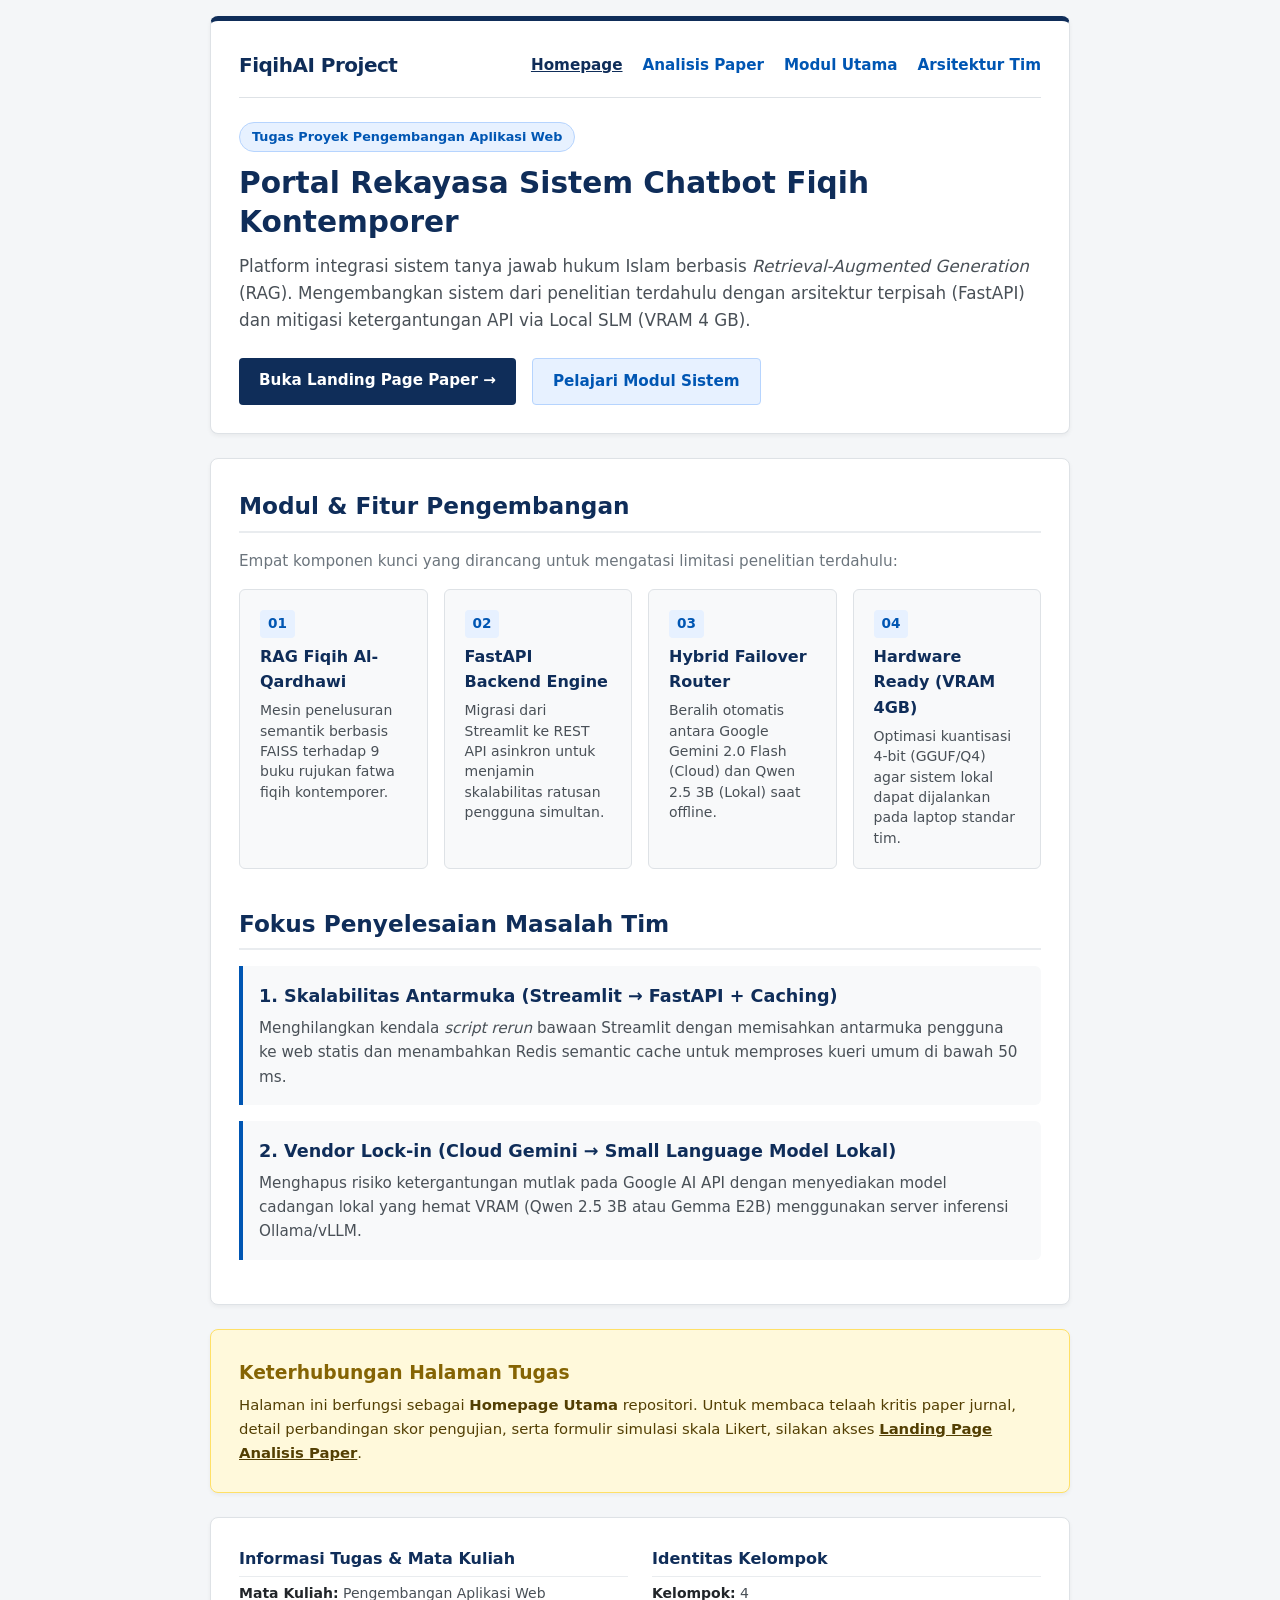
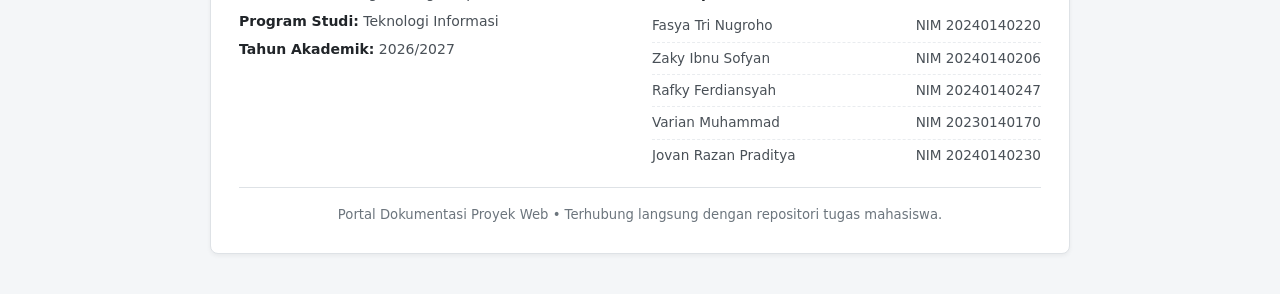
<file: index.html>
<!DOCTYPE html>
<html lang="id">
<head>
  <meta charset="UTF-8">
  <meta name="viewport" content="width=device-width, initial-scale=1.0">
  <title>Portal Proyek: Chatbot Fiqih Kontemporer AI</title>
  <!-- 1. Hubungkan CSS Eksternal -->
  <link rel="stylesheet" href="css/style.css">
</head>
<body>

  <!-- 3. HEADER & HERO SECTION TERSATU -->
  <header class="hero-card">
    <!-- Bar Navigasi Portal -->
    <div class="nav-container">
      <div class="brand-logo">FiqihAI Project</div>
      <nav aria-label="Navigasi Utama">
        <ul>
          <li><a href="index.html" class="active">Homepage</a></li>
          <li><a href="landing-page.html">Analisis Paper</a></li>
          <li><a href="#fitur-proyek">Modul Utama</a></li>
          <li><a href="#solusi-arsitektur">Arsitektur Tim</a></li>
        </ul>
      </nav>
    </div>

    <hr class="nav-divider">

    <!-- Konten Hero Utama -->
    <div class="hero-content">
      <span class="hero-badge">Tugas Proyek Pengembangan Aplikasi Web</span>
      <h1>Portal Rekayasa Sistem Chatbot Fiqih Kontemporer</h1>
      <p class="hero-desc">
        Platform integrasi sistem tanya jawab hukum Islam berbasis <em>Retrieval-Augmented Generation</em> (RAG). Mengembangkan sistem dari penelitian terdahulu dengan arsitektur terpisah (FastAPI) dan mitigasi ketergantungan API via Local SLM (VRAM 4 GB).
      </p>
      
      <!-- Tombol Aksi / Call to Action -->
      <div class="hero-actions">
        <a href="paper.html" class="btn btn-primary">Buka Landing Page Paper &rarr;</a>
        <a href="#fitur-proyek" class="btn btn-secondary">Pelajari Modul Sistem</a>
      </div>
    </div>
  </header>

  <!-- KONTEN UTAMA HOMEPAGE -->
  <main>

    <!-- 4. GRID FITUR & MODUL PENGEMBANGAN -->
    <section id="fitur-proyek">
      <h2>Modul & Fitur Pengembangan</h2>
      <p class="section-subtext">Empat komponen kunci yang dirancang untuk mengatasi limitasi penelitian terdahulu:</p>

      <div class="grid-fitur">
        <div class="card-fitur">
          <div class="fitur-icon">01</div>
          <h3>RAG Fiqih Al-Qardhawi</h3>
          <p>Mesin penelusuran semantik berbasis FAISS terhadap 9 buku rujukan fatwa fiqih kontemporer.</p>
        </div>

        <div class="card-fitur">
          <div class="fitur-icon">02</div>
          <h3>FastAPI Backend Engine</h3>
          <p>Migrasi dari Streamlit ke REST API asinkron untuk menjamin skalabilitas ratusan pengguna simultan.</p>
        </div>

        <div class="card-fitur">
          <div class="fitur-icon">03</div>
          <h3>Hybrid Failover Router</h3>
          <p>Beralih otomatis antara Google Gemini 2.0 Flash (Cloud) dan Qwen 2.5 3B (Lokal) saat offline.</p>
        </div>

        <div class="card-fitur">
          <div class="fitur-icon">04</div>
          <h3>Hardware Ready (VRAM 4GB)</h3>
          <p>Optimasi kuantisasi 4-bit (GGUF/Q4) agar sistem lokal dapat dijalankan pada laptop standar tim.</p>
        </div>
      </div>
    </section>

    <!-- RINGKASAN ARSITEKTUR KELOMPOK -->
    <section id="solusi-arsitektur">
      <h2>Fokus Penyelesaian Masalah Tim</h2>
      <article>
        <h3>1. Skalabilitas Antarmuka (Streamlit &rarr; FastAPI + Caching)</h3>
        <p>
          Menghilangkan kendala <em>script rerun</em> bawaan Streamlit dengan memisahkan antarmuka pengguna ke web statis dan menambahkan Redis semantic cache untuk memproses kueri umum di bawah 50 ms.
        </p>
      </article>

      <article>
        <h3>2. Vendor Lock-in (Cloud Gemini &rarr; Small Language Model Lokal)</h3>
        <p>
          Menghapus risiko ketergantungan mutlak pada Google AI API dengan menyediakan model cadangan lokal yang hemat VRAM (Qwen 2.5 3B atau Gemma E2B) menggunakan server inferensi Ollama/vLLM.
        </p>
      </article>
    </section>

  </main>

  <!-- ASIDE / HIGHLIGHT INFORMASI -->
  <aside>
    <h3>Keterhubungan Halaman Tugas</h3>
    <p>
      Halaman ini berfungsi sebagai <strong>Homepage Utama</strong> repositori. Untuk membaca telaah kritis paper jurnal, detail perbandingan skor pengujian, serta formulir simulasi skala Likert, silakan akses <a href="paper.html">Landing Page Analisis Paper</a>.
    </p>
  </aside>

  <!-- FOOTER: IDENTITAS KELOMPOK & MATA KULIAH -->
  <footer>
    <div class="footer-identitas">
      <!-- Kolom 1: Informasi Akademik -->
      <div class="identitas-akademik">
        <h4>Informasi Tugas & Mata Kuliah</h4>
        <p><strong>Mata Kuliah:</strong> Pengembangan Aplikasi Web</p>
        <p><strong>Program Studi:</strong> Teknologi Informasi</p>
        <p><strong>Tahun Akademik:</strong> 2026/2027</p>
      </div>

      <!-- Kolom 2: Identitas Anggota Kelompok -->
      <div class="identitas-tim">
        <h4>Identitas Kelompok</h4>
        <p><strong>Kelompok:</strong> 4</p>
        <ul class="list-anggota">
          <li><span>Fasya Tri Nugroho</span> <span>NIM 20240140220</span></li>
          <li><span>Zaky Ibnu Sofyan</span> <span>NIM 20240140206</span></li>
          <li><span>Rafky Ferdiansyah</span> <span>NIM 20240140247</span></li>
          <li><span>Varian Muhammad</span> <span>NIM 20230140170</span></li>
          <li><span>Jovan Razan Praditya</span> <span>NIM 20240140230</span></li>
        </ul>
      </div>
    </div>

    <!-- Kolom 3: Catatan Penutup -->
    <div class="footer-sitasi">
      <p>
        Portal Dokumentasi Proyek Web • Terhubung langsung dengan repositori tugas mahasiswa.
      </p>
    </div>
  </footer>

</body>
</html>
</file>
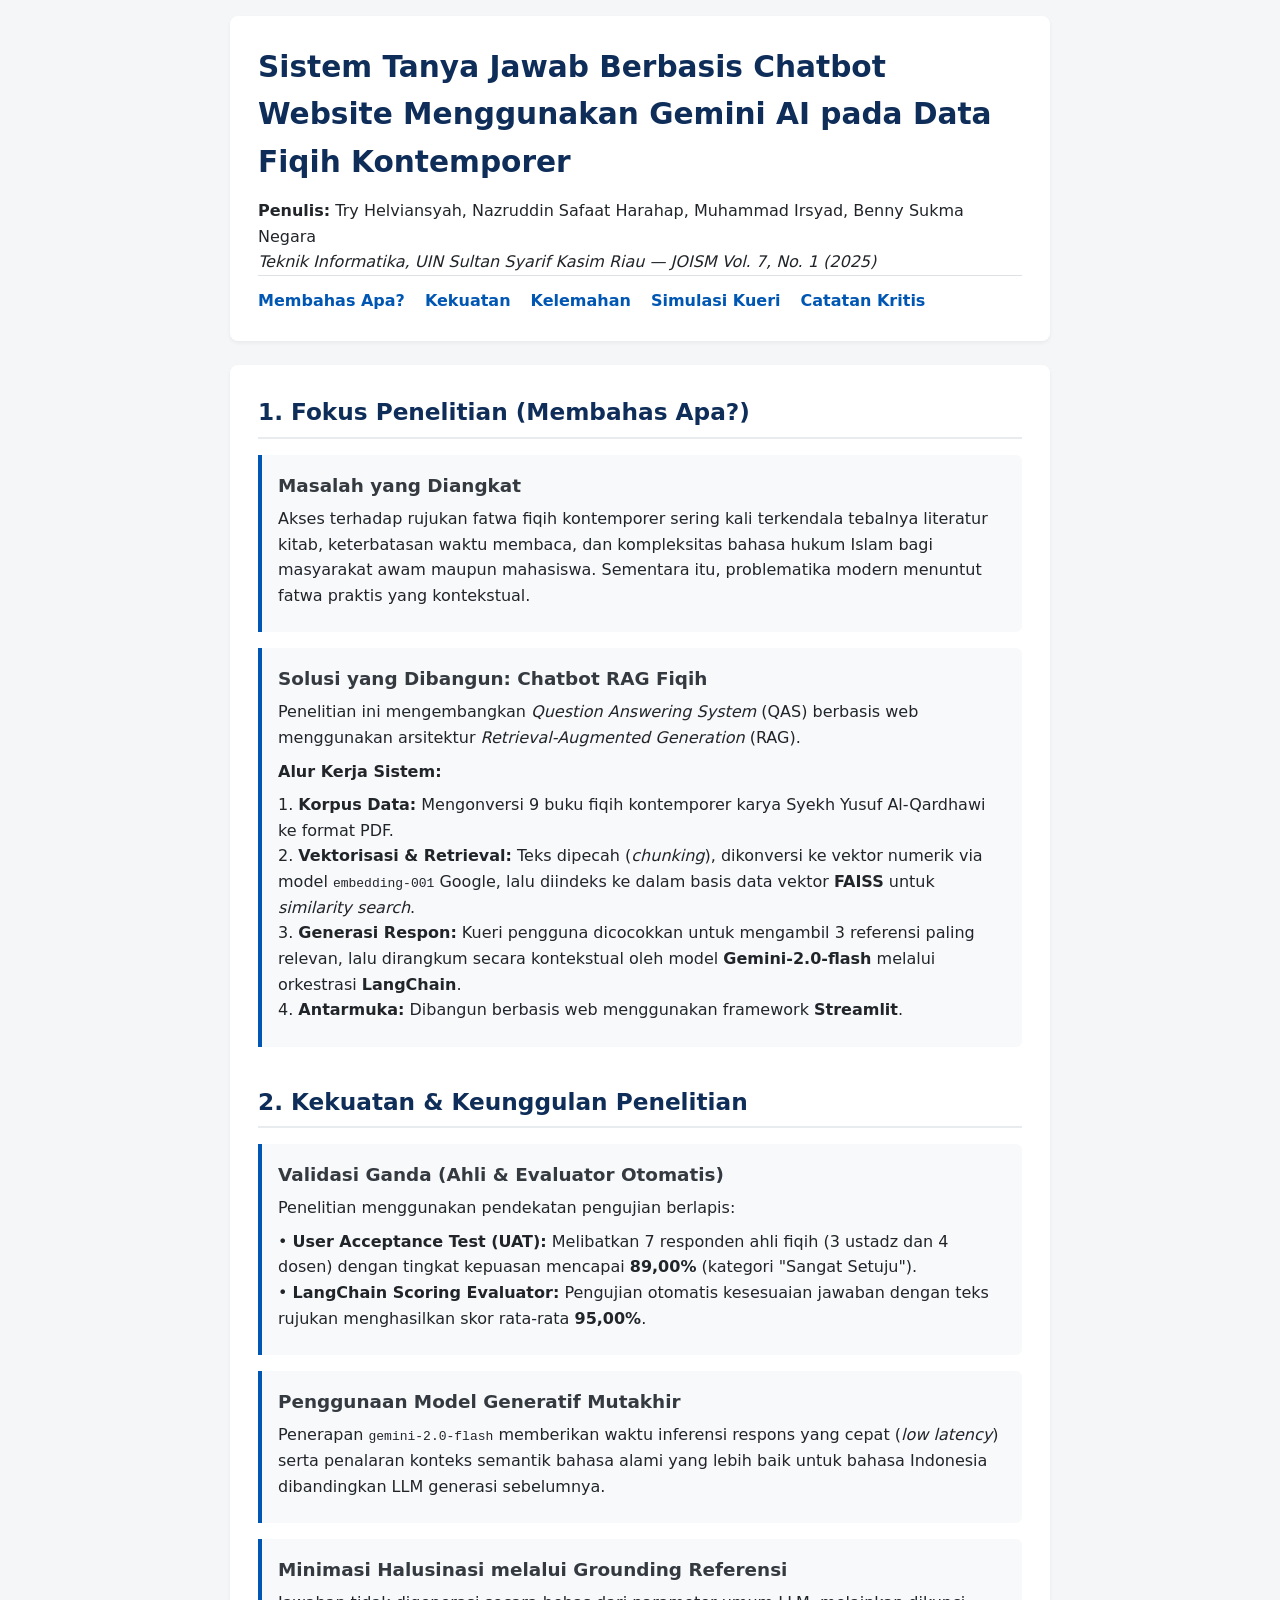
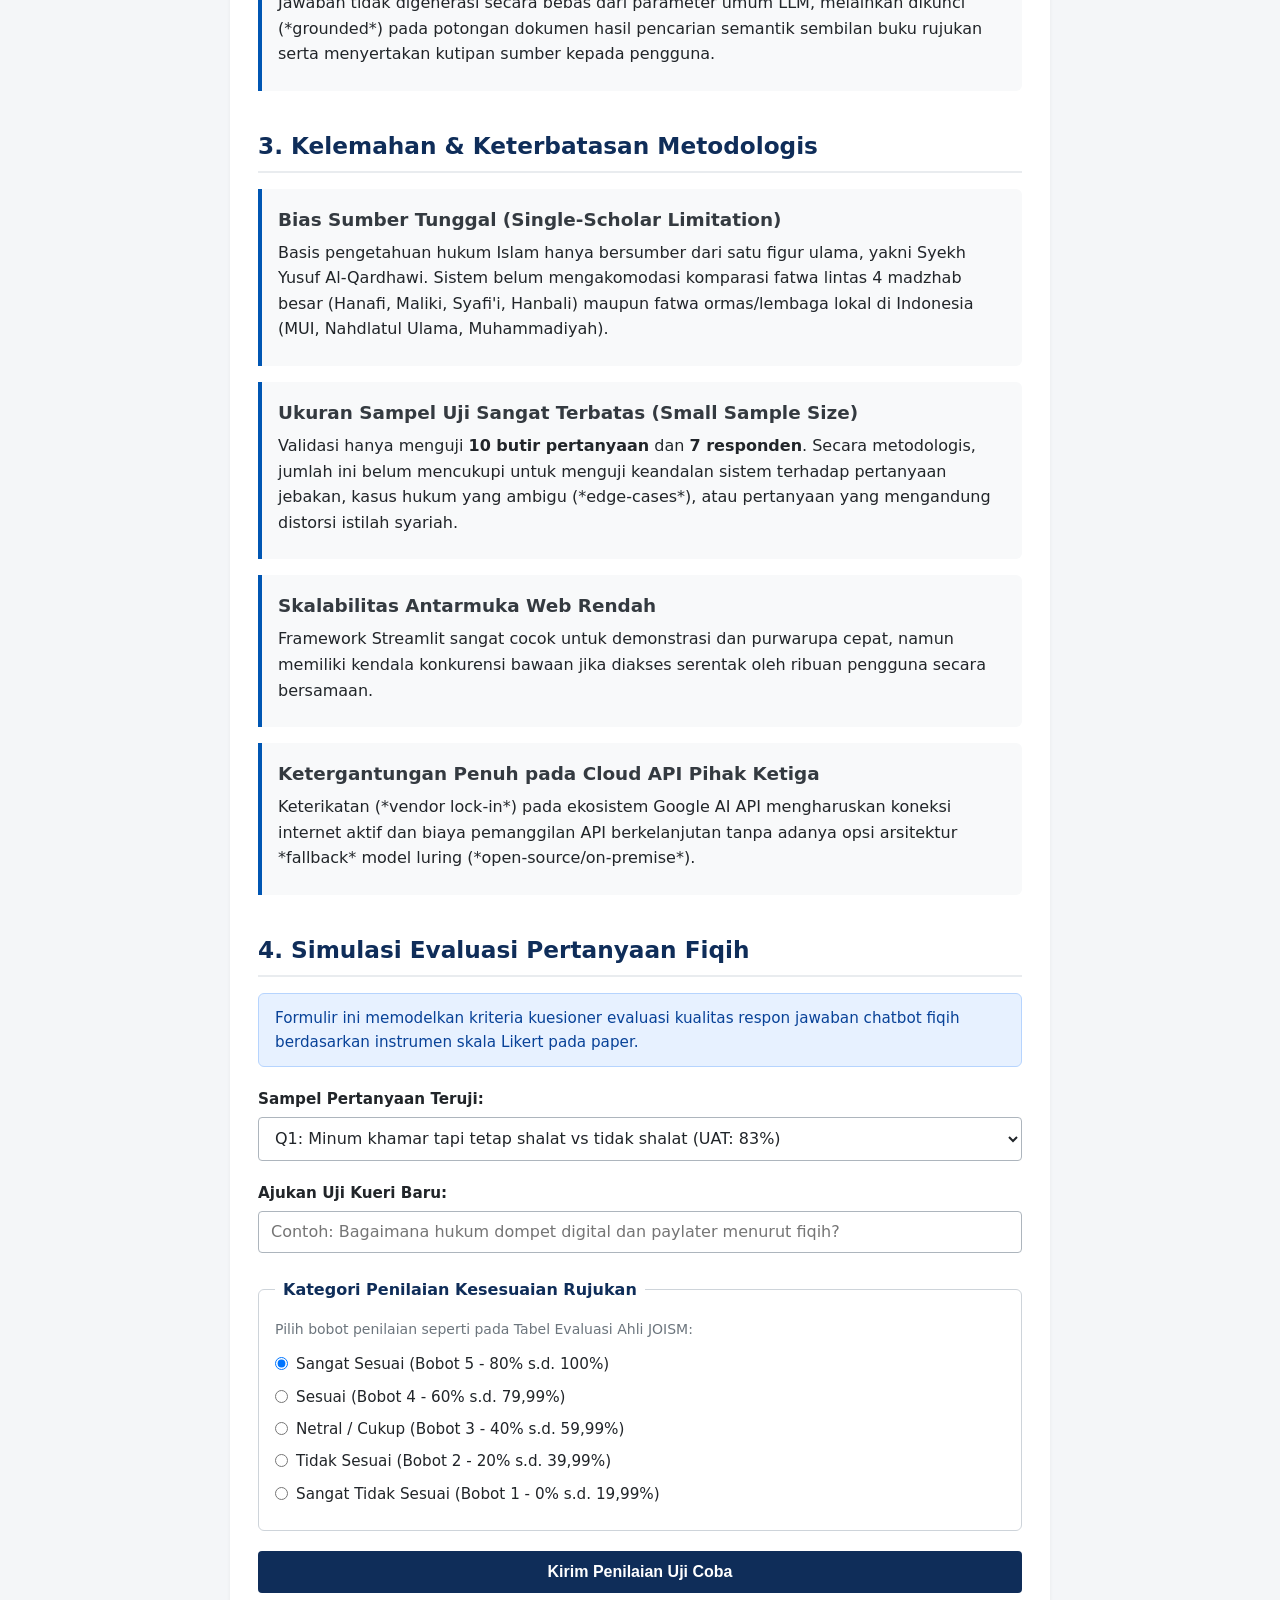
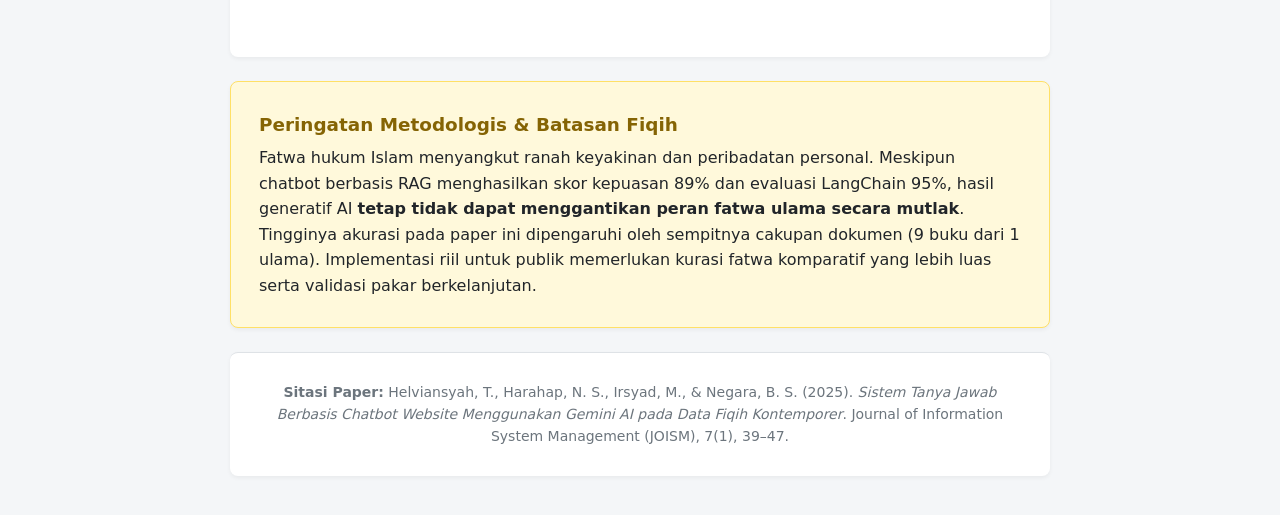
<file: Praktikum/index.html>
<!DOCTYPE html>
<html lang="id">
<head>
  <meta charset="UTF-8">
  <meta name="viewport" content="width=device-width, initial-scale=1.0">
  <title>Analisis Paper: Chatbot Fiqih Kontemporer Gemini AI</title>
  <link rel="stylesheet" href="style.css">
</head>
<body>

  <!-- HEADER & NAVIGASI -->
  <header>
    <h1>Sistem Tanya Jawab Berbasis Chatbot Website Menggunakan Gemini AI pada Data Fiqih Kontemporer</h1>
    <p>
      <strong>Penulis:</strong> Try Helviansyah, Nazruddin Safaat Harahap, Muhammad Irsyad, Benny Sukma Negara<br>
      <em>Teknik Informatika, UIN Sultan Syarif Kasim Riau — JOISM Vol. 7, No. 1 (2025)</em>
    </p>
    <nav aria-label="Navigasi Utama">
      <ul>
        <li><a href="#ikhtisar">Membahas Apa?</a></li>
        <li><a href="#kekuatan">Kekuatan</a></li>
        <li><a href="#kelemahan">Kelemahan</a></li>
        <li><a href="#simulasi">Simulasi Kueri</a></li>
        <li><a href="#catatan">Catatan Kritis</a></li>
      </ul>
    </nav>
  </header>

  <!-- KONTEN UTAMA -->
  <main>

    <!-- SEKSI 1: NGEBAHAS APA -->
    <section id="ikhtisar">
      <h2>1. Fokus Penelitian (Membahas Apa?)</h2>

      <article>
        <h3>Masalah yang Diangkat</h3>
        <p>
          Akses terhadap rujukan fatwa fiqih kontemporer sering kali terkendala tebalnya literatur kitab, keterbatasan waktu membaca, dan kompleksitas bahasa hukum Islam bagi masyarakat awam maupun mahasiswa. Sementara itu, problematika modern menuntut fatwa praktis yang kontekstual.
        </p>
      </article>

      <article>
        <h3>Solusi yang Dibangun: Chatbot RAG Fiqih</h3>
        <p>
          Penelitian ini mengembangkan <em>Question Answering System</em> (QAS) berbasis web menggunakan arsitektur <em>Retrieval-Augmented Generation</em> (RAG).
        </p>
        <p>
          <strong>Alur Kerja Sistem:</strong>
        </p>
        <p>
          1. <strong>Korpus Data:</strong> Mengonversi 9 buku fiqih kontemporer karya Syekh Yusuf Al-Qardhawi ke format PDF.<br>
          2. <strong>Vektorisasi & Retrieval:</strong> Teks dipecah (<em>chunking</em>), dikonversi ke vektor numerik via model <code>embedding-001</code> Google, lalu diindeks ke dalam basis data vektor <strong>FAISS</strong> untuk <em>similarity search</em>.<br>
          3. <strong>Generasi Respon:</strong> Kueri pengguna dicocokkan untuk mengambil 3 referensi paling relevan, lalu dirangkum secara kontekstual oleh model <strong>Gemini-2.0-flash</strong> melalui orkestrasi <strong>LangChain</strong>.<br>
          4. <strong>Antarmuka:</strong> Dibangun berbasis web menggunakan framework <strong>Streamlit</strong>.
        </p>
      </article>
    </section>

    <!-- SEKSI 2: KEKUATAN -->
    <section id="kekuatan">
      <h2>2. Kekuatan & Keunggulan Penelitian</h2>

      <article>
        <h3>Validasi Ganda (Ahli & Evaluator Otomatis)</h3>
        <p>
          Penelitian menggunakan pendekatan pengujian berlapis:
        </p>
        <p>
          • <strong>User Acceptance Test (UAT):</strong> Melibatkan 7 responden ahli fiqih (3 ustadz dan 4 dosen) dengan tingkat kepuasan mencapai <strong>89,00%</strong> (kategori "Sangat Setuju").<br>
          • <strong>LangChain Scoring Evaluator:</strong> Pengujian otomatis kesesuaian jawaban dengan teks rujukan menghasilkan skor rata-rata <strong>95,00%</strong>.
        </p>
      </article>

      <article>
        <h3>Penggunaan Model Generatif Mutakhir</h3>
        <p>
          Penerapan <code>gemini-2.0-flash</code> memberikan waktu inferensi respons yang cepat (<em>low latency</em>) serta penalaran konteks semantik bahasa alami yang lebih baik untuk bahasa Indonesia dibandingkan LLM generasi sebelumnya.
        </p>
      </article>

      <article>
        <h3>Minimasi Halusinasi melalui Grounding Referensi</h3>
        <p>
          Jawaban tidak digenerasi secara bebas dari parameter umum LLM, melainkan dikunci (*grounded*) pada potongan dokumen hasil pencarian semantik sembilan buku rujukan serta menyertakan kutipan sumber kepada pengguna.
        </p>
      </article>
    </section>

    <!-- SEKSI 3: KELEMAHAN & LIMITASI -->
    <section id="kelemahan">
      <h2>3. Kelemahan & Keterbatasan Metodologis</h2>

      <article>
        <h3>Bias Sumber Tunggal (Single-Scholar Limitation)</h3>
        <p>
          Basis pengetahuan hukum Islam hanya bersumber dari satu figur ulama, yakni Syekh Yusuf Al-Qardhawi. Sistem belum mengakomodasi komparasi fatwa lintas 4 madzhab besar (Hanafi, Maliki, Syafi'i, Hanbali) maupun fatwa ormas/lembaga lokal di Indonesia (MUI, Nahdlatul Ulama, Muhammadiyah).
        </p>
      </article>

      <article>
        <h3>Ukuran Sampel Uji Sangat Terbatas (Small Sample Size)</h3>
        <p>
          Validasi hanya menguji <strong>10 butir pertanyaan</strong> dan <strong>7 responden</strong>. Secara metodologis, jumlah ini belum mencukupi untuk menguji keandalan sistem terhadap pertanyaan jebakan, kasus hukum yang ambigu (*edge-cases*), atau pertanyaan yang mengandung distorsi istilah syariah.
        </p>
      </article>

      <article>
        <h3>Skalabilitas Antarmuka Web Rendah</h3>
        <p>
          Framework Streamlit sangat cocok untuk demonstrasi dan purwarupa cepat, namun memiliki kendala konkurensi bawaan jika diakses serentak oleh ribuan pengguna secara bersamaan.
        </p>
      </article>

      <article>
        <h3>Ketergantungan Penuh pada Cloud API Pihak Ketiga</h3>
        <p>
          Keterikatan (*vendor lock-in*) pada ekosistem Google AI API mengharuskan koneksi internet aktif dan biaya pemanggilan API berkelanjutan tanpa adanya opsi arsitektur *fallback* model luring (*open-source/on-premise*).
        </p>
      </article>
    </section>

    <!-- SEKSI 4: SIMULASI / FORM INTERAKTIF -->
    <section id="simulasi">
      <h2>4. Simulasi Evaluasi Pertanyaan Fiqih</h2>
      
      <div class="instruksi-form" role="note">
        Formulir ini memodelkan kriteria kuesioner evaluasi kualitas respon jawaban chatbot fiqih berdasarkan instrumen skala Likert pada paper.
      </div>

      <form action="#" method="post" onsubmit="event.preventDefault();">
        <div class="form-group">
          <label for="topik-kueri">Sampel Pertanyaan Teruji:</label>
          <select id="topik-kueri" name="topik-kueri">
            <option value="1">Q1: Minum khamar tapi tetap shalat vs tidak shalat (UAT: 83%)</option>
            <option value="2">Q2: Wudhu dengan air yang disentuh wanita haid (UAT: 91%)</option>
            <option value="3">Q3: Wanita hamil tidak puasa karena kondisi janin (UAT: 91%)</option>
            <option value="4">Q4: Puasa tapi berdusta / memandang syahwat (UAT: 94%)</option>
            <option value="5">Q5: Hukum menonton sirkus (UAT: 86%)</option>
            <option value="6">Q6: Hukum game komputer dan PlayStation (UAT: 89%)</option>
            <option value="7">Q7: Menonton bioskop layar lebar / teater (UAT: 83%)</option>
            <option value="8">Q8: Membasuh anggota wudhu lebih dari 3 kali (UAT: 97%)</option>
            <option value="9">Q9: Memelihara anjing tanpa keperluan (UAT: 91%)</option>
            <option value="10">Q10: Kartun untuk sarana dakwah anak (UAT: 89%)</option>
          </select>
        </div>

        <div class="form-group">
          <label for="pertanyaan-kustom">Ajukan Uji Kueri Baru:</label>
          <input type="text" id="pertanyaan-kustom" name="pertanyaan-kustom" placeholder="Contoh: Bagaimana hukum dompet digital dan paylater menurut fiqih?">
        </div>

        <fieldset>
          <legend>Kategori Penilaian Kesesuaian Rujukan</legend>
          <p class="fieldset-info">Pilih bobot penilaian seperti pada Tabel Evaluasi Ahli JOISM:</p>
          
          <div class="radio-item">
            <input type="radio" id="ss" name="evaluasi" value="5" checked>
            <label for="ss">Sangat Sesuai (Bobot 5 - 80% s.d. 100%)</label>
          </div>
          <div class="radio-item">
            <input type="radio" id="s" name="evaluasi" value="4">
            <label for="s">Sesuai (Bobot 4 - 60% s.d. 79,99%)</label>
          </div>
          <div class="radio-item">
            <input type="radio" id="n" name="evaluasi" value="3">
            <label for="n">Netral / Cukup (Bobot 3 - 40% s.d. 59,99%)</label>
          </div>
          <div class="radio-item">
            <input type="radio" id="ts" name="evaluasi" value="2">
            <label for="ts">Tidak Sesuai (Bobot 2 - 20% s.d. 39,99%)</label>
          </div>
          <div class="radio-item">
            <input type="radio" id="sts" name="evaluasi" value="1">
            <label for="sts">Sangat Tidak Sesuai (Bobot 1 - 0% s.d. 19,99%)</label>
          </div>
        </fieldset>

        <button type="submit">Kirim Penilaian Uji Coba</button>
      </form>
    </section>

  </main>

  <!-- ASIDE / CATATAN KRITIS METODOLOGI -->
  <aside id="catatan" aria-labelledby="aside-heading">
    <h3 id="aside-heading">Peringatan Metodologis & Batasan Fiqih</h3>
    <p>
      Fatwa hukum Islam menyangkut ranah keyakinan dan peribadatan personal. Meskipun chatbot berbasis RAG menghasilkan skor kepuasan 89% dan evaluasi LangChain 95%, hasil generatif AI <strong>tetap tidak dapat menggantikan peran fatwa ulama secara mutlak</strong>.
    </p>
    <p>
      Tingginya akurasi pada paper ini dipengaruhi oleh sempitnya cakupan dokumen (9 buku dari 1 ulama). Implementasi riil untuk publik memerlukan kurasi fatwa komparatif yang lebih luas serta validasi pakar berkelanjutan.
    </p>
  </aside>

  <!-- FOOTER -->
  <footer>
    <p>
      <strong>Sitasi Paper:</strong> Helviansyah, T., Harahap, N. S., Irsyad, M., & Negara, B. S. (2025). <em>Sistem Tanya Jawab Berbasis Chatbot Website Menggunakan Gemini AI pada Data Fiqih Kontemporer</em>. Journal of Information System Management (JOISM), 7(1), 39–47.
    </p>
  </footer>

</body>
</html>
</file>
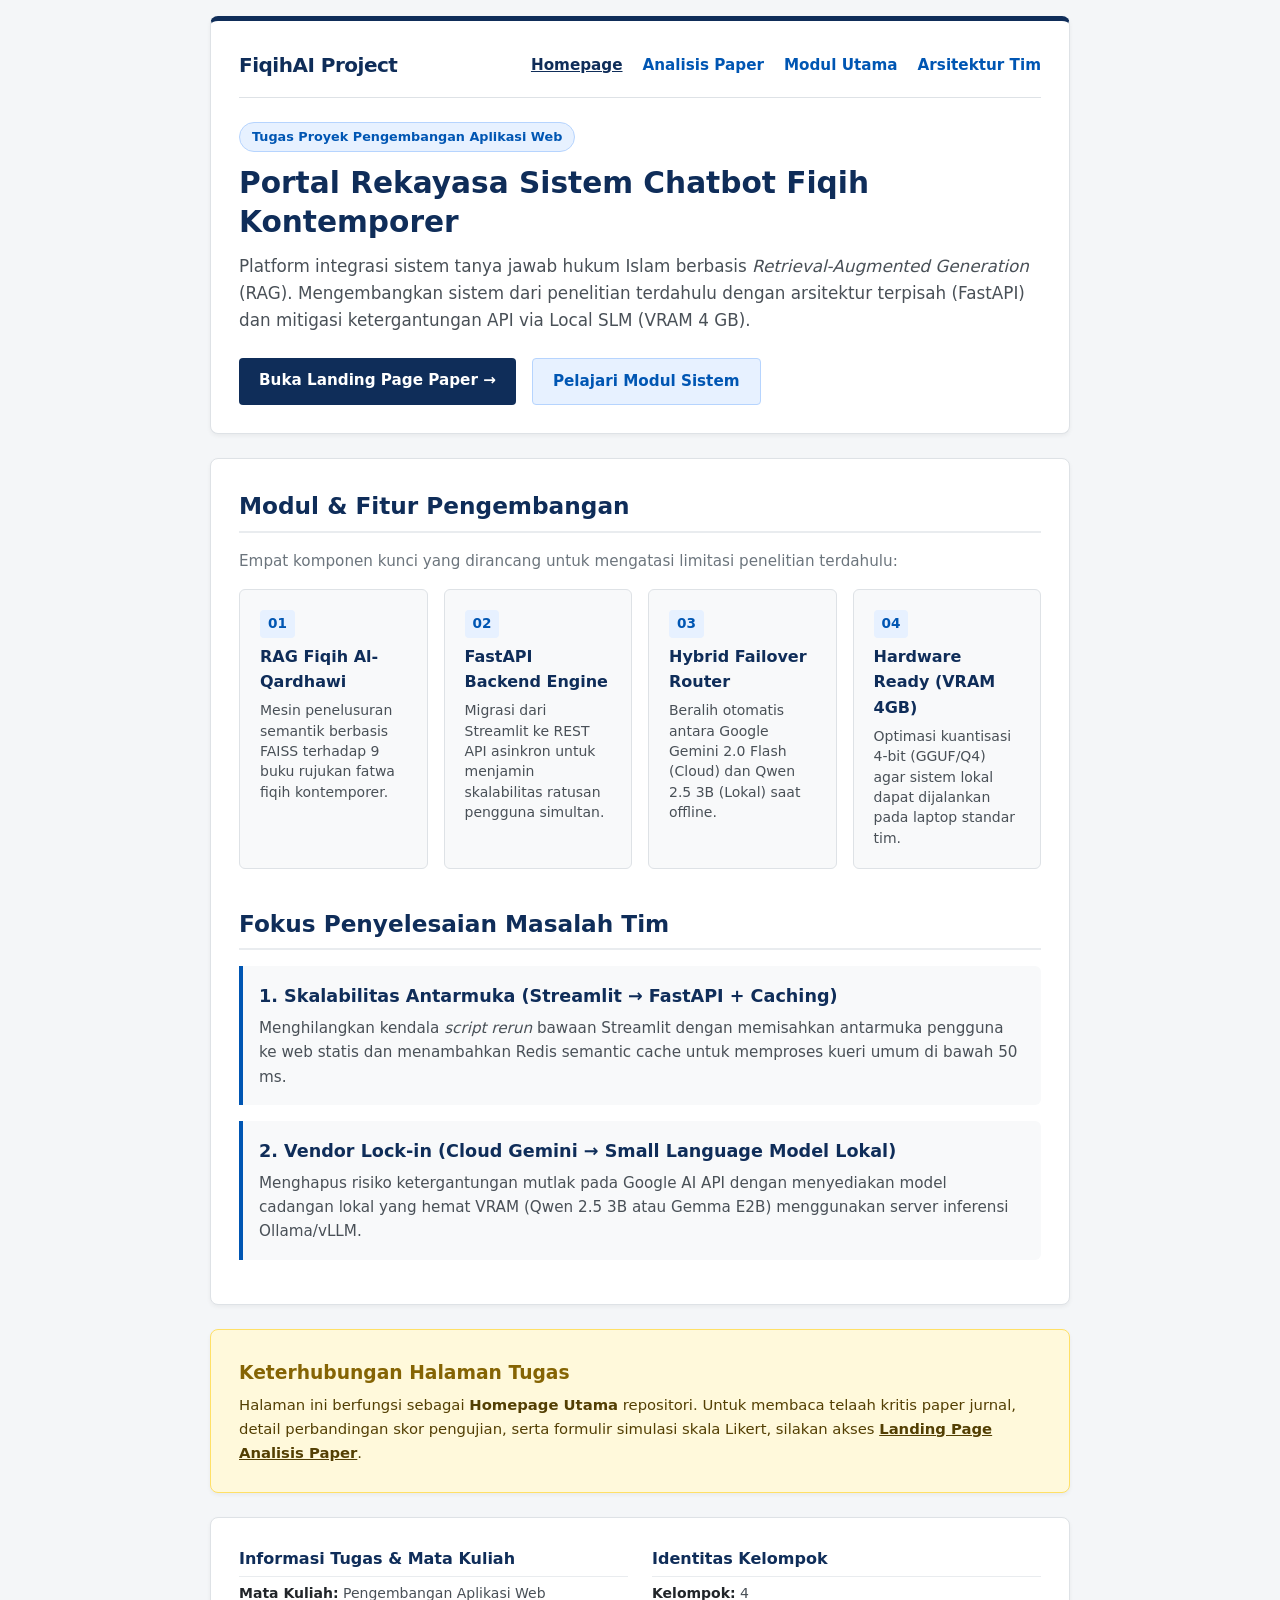
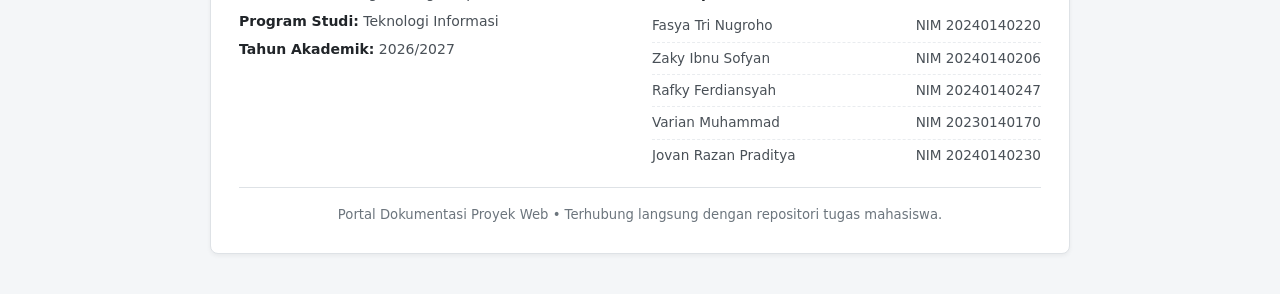
<file: public/index.html>
<!DOCTYPE html>
<html lang="id">
<head>
  <meta charset="UTF-8">
  <meta name="viewport" content="width=device-width, initial-scale=1.0">
  <title>Portal Proyek: Chatbot Fiqih Kontemporer AI</title>
  <!-- 1. Hubungkan CSS Eksternal -->
  <link rel="stylesheet" href="css/style.css">
</head>
<body>

  <!-- 3. HEADER & HERO SECTION TERSATU -->
  <header class="hero-card">
    <!-- Bar Navigasi Portal -->
    <div class="nav-container">
      <div class="brand-logo">FiqihAI Project</div>
      <nav aria-label="Navigasi Utama">
        <ul>
          <li><a href="index.html" class="active">Homepage</a></li>
          <li><a href="landing-page-paper.html">Analisis Paper</a></li>
          <li><a href="#fitur-proyek">Modul Utama</a></li>
          <li><a href="#solusi-arsitektur">Arsitektur Tim</a></li>
        </ul>
      </nav>
    </div>

    <hr class="nav-divider">

    <!-- Konten Hero Utama -->
    <div class="hero-content">
      <span class="hero-badge">Tugas Proyek Pengembangan Aplikasi Web</span>
      <h1>Portal Rekayasa Sistem Chatbot Fiqih Kontemporer</h1>
      <p class="hero-desc">
        Platform integrasi sistem tanya jawab hukum Islam berbasis <em>Retrieval-Augmented Generation</em> (RAG). Mengembangkan sistem dari penelitian terdahulu dengan arsitektur terpisah (FastAPI) dan mitigasi ketergantungan API via Local SLM (VRAM 4 GB).
      </p>
      
      <!-- Tombol Aksi / Call to Action -->
      <div class="hero-actions">
        <a href="landing-page-paper.html" class="btn btn-primary">Buka Landing Page Paper &rarr;</a>
        <a href="#fitur-proyek" class="btn btn-secondary">Pelajari Modul Sistem</a>
      </div>
    </div>
  </header>

  <!-- KONTEN UTAMA HOMEPAGE -->
  <main>

    <!-- 4. GRID FITUR & MODUL PENGEMBANGAN -->
    <section id="fitur-proyek">
      <h2>Modul & Fitur Pengembangan</h2>
      <p class="section-subtext">Empat komponen kunci yang dirancang untuk mengatasi limitasi penelitian terdahulu:</p>

      <div class="grid-fitur">
        <div class="card-fitur">
          <div class="fitur-icon">01</div>
          <h3>RAG Fiqih Al-Qardhawi</h3>
          <p>Mesin penelusuran semantik berbasis FAISS terhadap 9 buku rujukan fatwa fiqih kontemporer.</p>
        </div>

        <div class="card-fitur">
          <div class="fitur-icon">02</div>
          <h3>FastAPI Backend Engine</h3>
          <p>Migrasi dari Streamlit ke REST API asinkron untuk menjamin skalabilitas ratusan pengguna simultan.</p>
        </div>

        <div class="card-fitur">
          <div class="fitur-icon">03</div>
          <h3>Hybrid Failover Router</h3>
          <p>Beralih otomatis antara Google Gemini 2.0 Flash (Cloud) dan Qwen 2.5 3B (Lokal) saat offline.</p>
        </div>

        <div class="card-fitur">
          <div class="fitur-icon">04</div>
          <h3>Hardware Ready (VRAM 4GB)</h3>
          <p>Optimasi kuantisasi 4-bit (GGUF/Q4) agar sistem lokal dapat dijalankan pada laptop standar tim.</p>
        </div>
      </div>
    </section>

    <!-- RINGKASAN ARSITEKTUR KELOMPOK -->
    <section id="solusi-arsitektur">
      <h2>Fokus Penyelesaian Masalah Tim</h2>
      <article>
        <h3>1. Skalabilitas Antarmuka (Streamlit &rarr; FastAPI + Caching)</h3>
        <p>
          Menghilangkan kendala <em>script rerun</em> bawaan Streamlit dengan memisahkan antarmuka pengguna ke web statis dan menambahkan Redis semantic cache untuk memproses kueri umum di bawah 50 ms.
        </p>
      </article>

      <article>
        <h3>2. Vendor Lock-in (Cloud Gemini &rarr; Small Language Model Lokal)</h3>
        <p>
          Menghapus risiko ketergantungan mutlak pada Google AI API dengan menyediakan model cadangan lokal yang hemat VRAM (Qwen 2.5 3B atau Gemma E2B) menggunakan server inferensi Ollama/vLLM.
        </p>
      </article>
    </section>

  </main>

  <!-- ASIDE / HIGHLIGHT INFORMASI -->
  <aside>
    <h3>Keterhubungan Halaman Tugas</h3>
    <p>
      Halaman ini berfungsi sebagai <strong>Homepage Utama</strong> repositori. Untuk membaca telaah kritis paper jurnal, detail perbandingan skor pengujian, serta formulir simulasi skala Likert, silakan akses <a href="landing-page-paper.html">Landing Page Analisis Paper</a>.
    </p>
  </aside>

  <!-- FOOTER: IDENTITAS KELOMPOK & MATA KULIAH -->
  <footer>
    <div class="footer-identitas">
      <!-- Kolom 1: Informasi Akademik -->
      <div class="identitas-akademik">
        <h4>Informasi Tugas & Mata Kuliah</h4>
        <p><strong>Mata Kuliah:</strong> Pengembangan Aplikasi Web</p>
        <p><strong>Program Studi:</strong> Teknologi Informasi</p>
        <p><strong>Tahun Akademik:</strong> 2026/2027</p>
      </div>

      <!-- Kolom 2: Identitas Anggota Kelompok -->
      <div class="identitas-tim">
        <h4>Identitas Kelompok</h4>
        <p><strong>Kelompok:</strong> 4</p>
        <ul class="list-anggota">
          <li><span>Fasya Tri Nugroho</span> <span>NIM 20240140220</span></li>
          <li><span>Zaky Ibnu Sofyan</span> <span>NIM 20240140206</span></li>
          <li><span>Rafky Ferdiansyah</span> <span>NIM 20240140247</span></li>
          <li><span>Varian Muhammad</span> <span>NIM 20230140170</span></li>
          <li><span>Jovan Razan Praditya</span> <span>NIM 20240140230</span></li>
        </ul>
      </div>
    </div>

    <!-- Kolom 3: Catatan Penutup -->
    <div class="footer-sitasi">
      <p>
        Portal Dokumentasi Proyek Web • Terhubung langsung dengan repositori tugas mahasiswa.
      </p>
    </div>
  </footer>

</body>
</html>
</file>
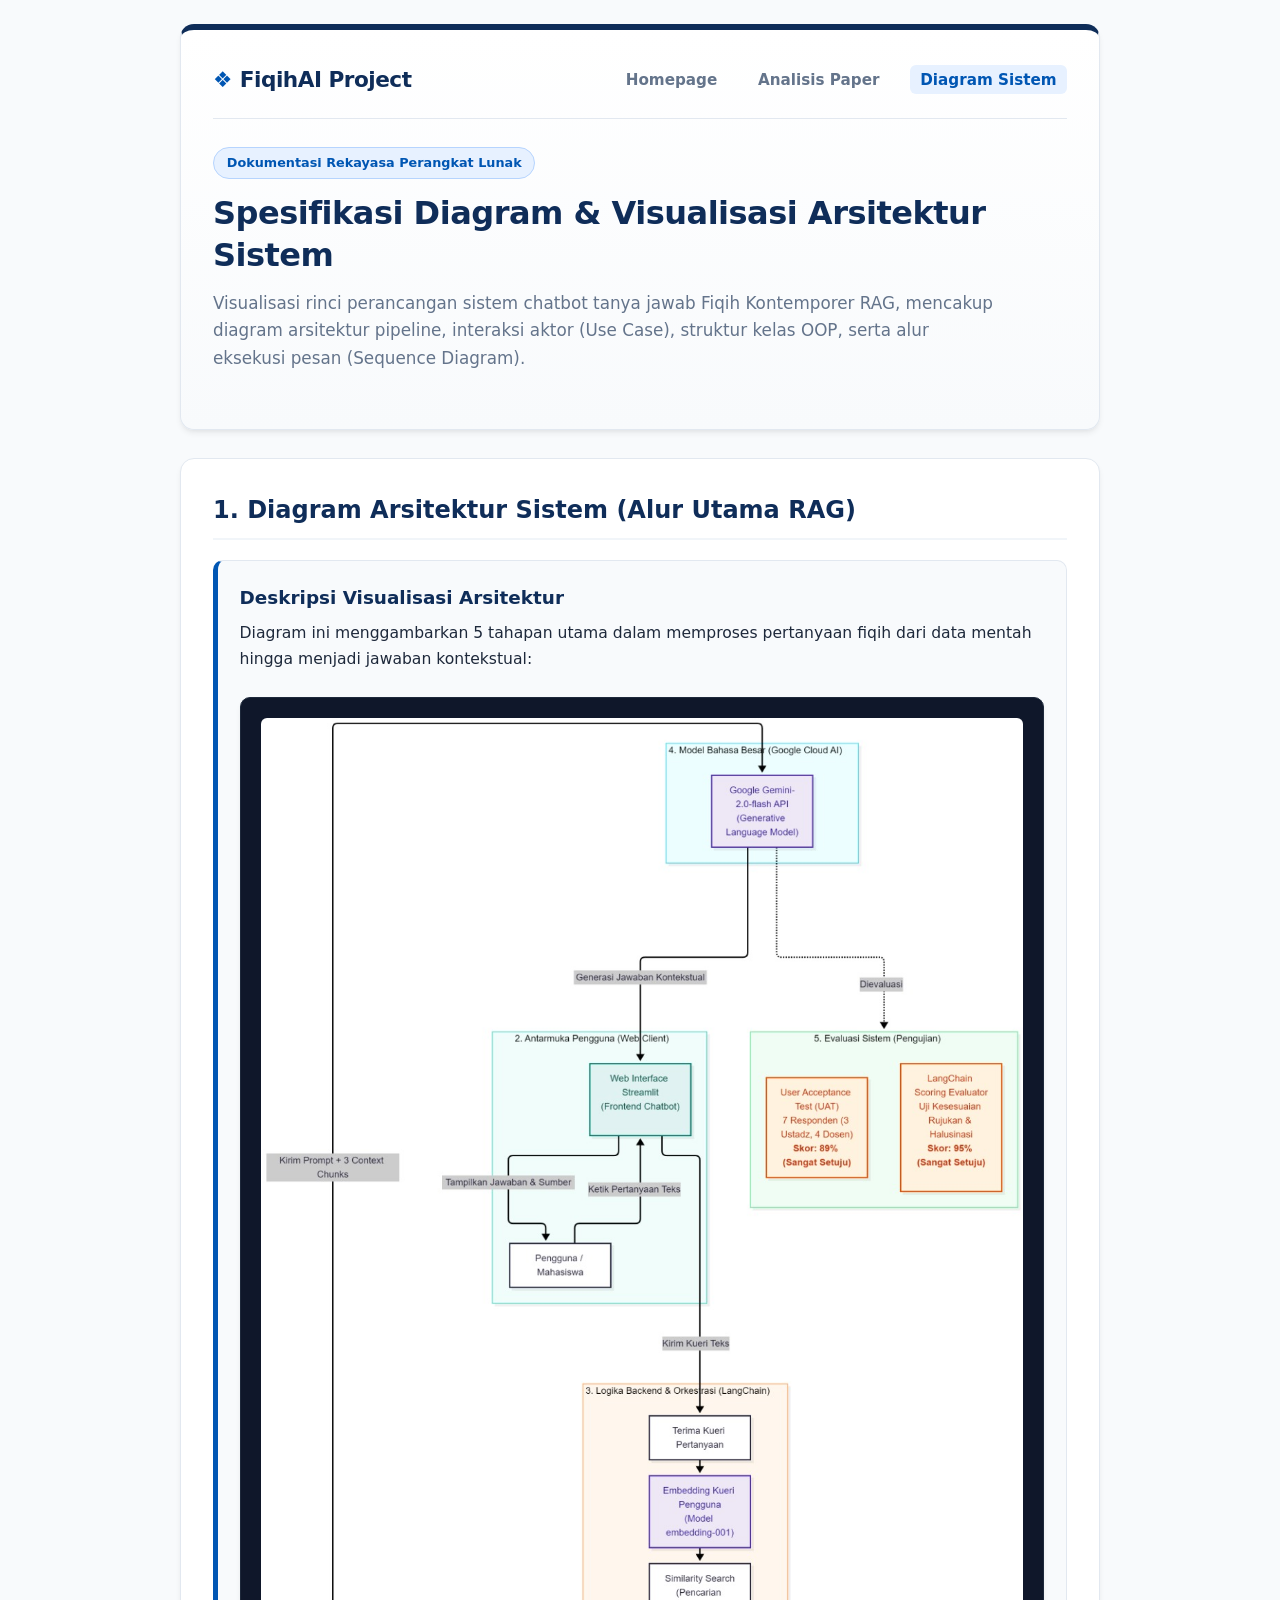
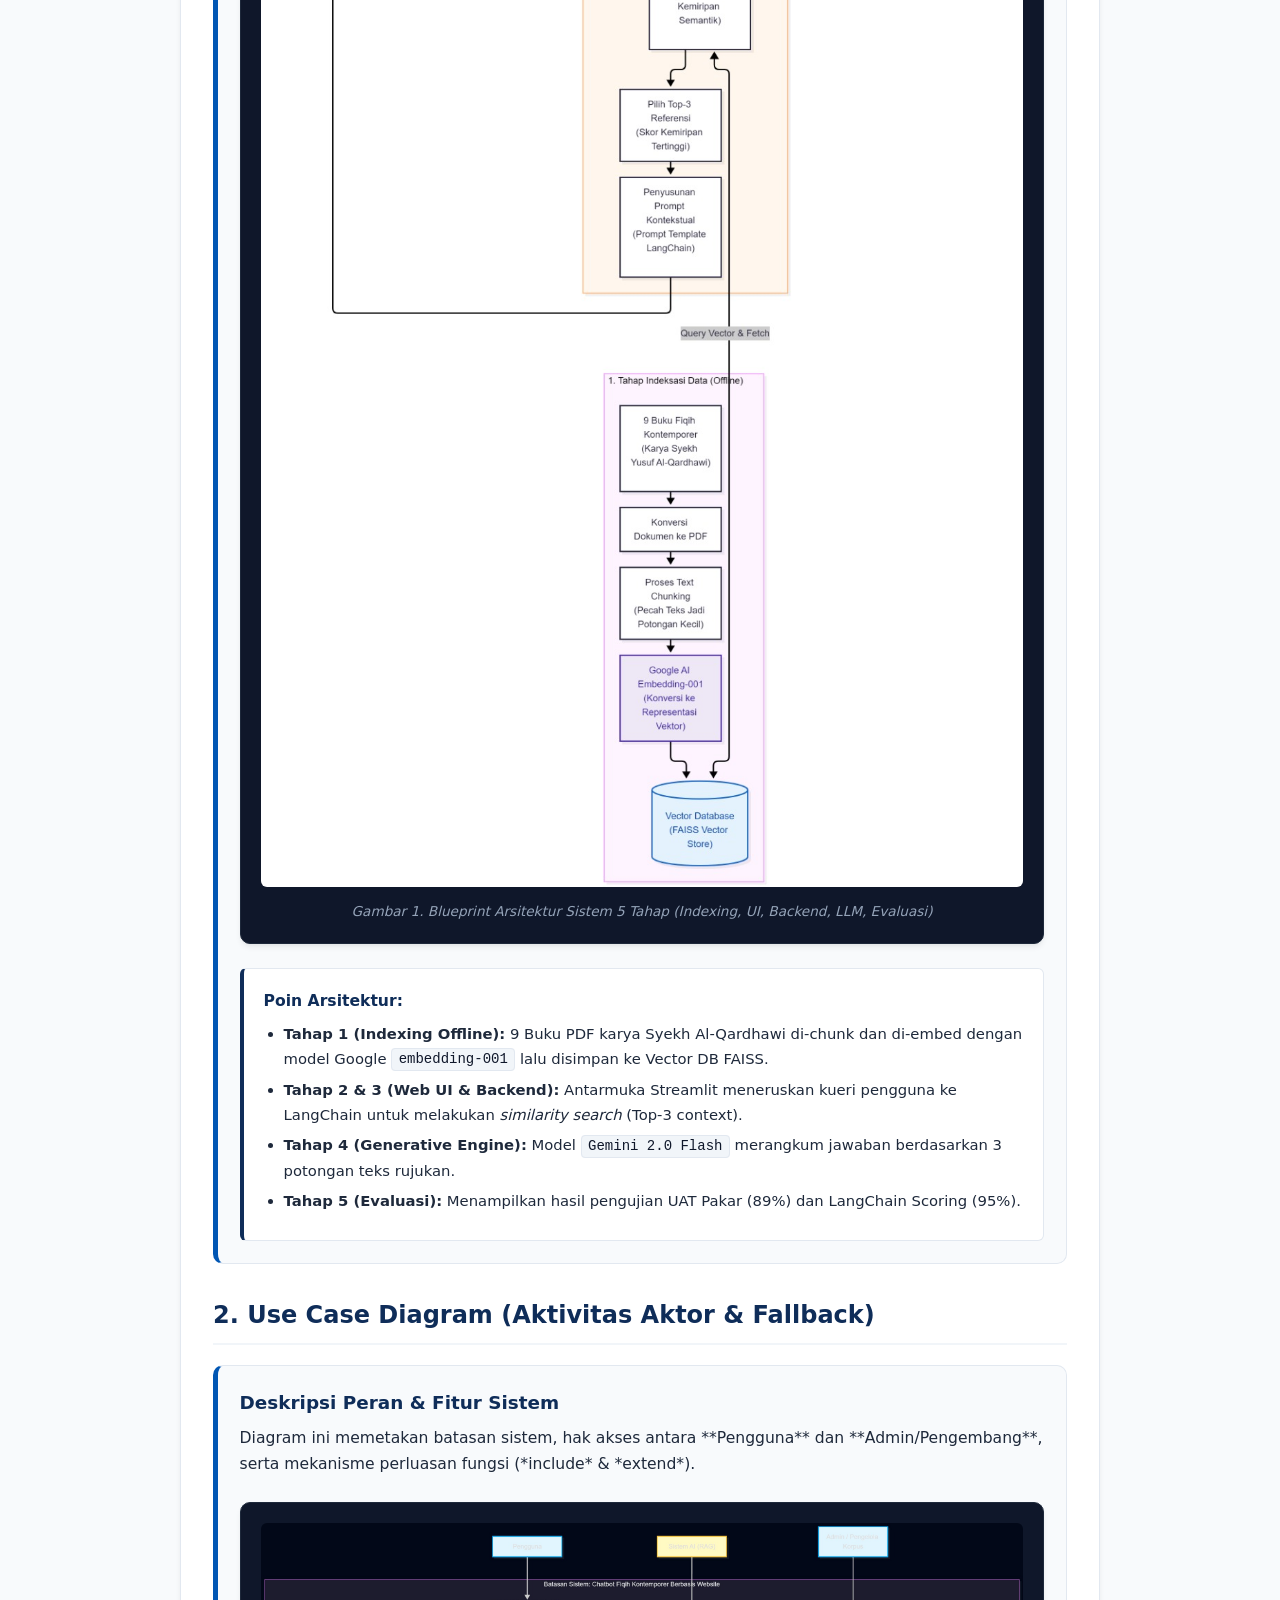
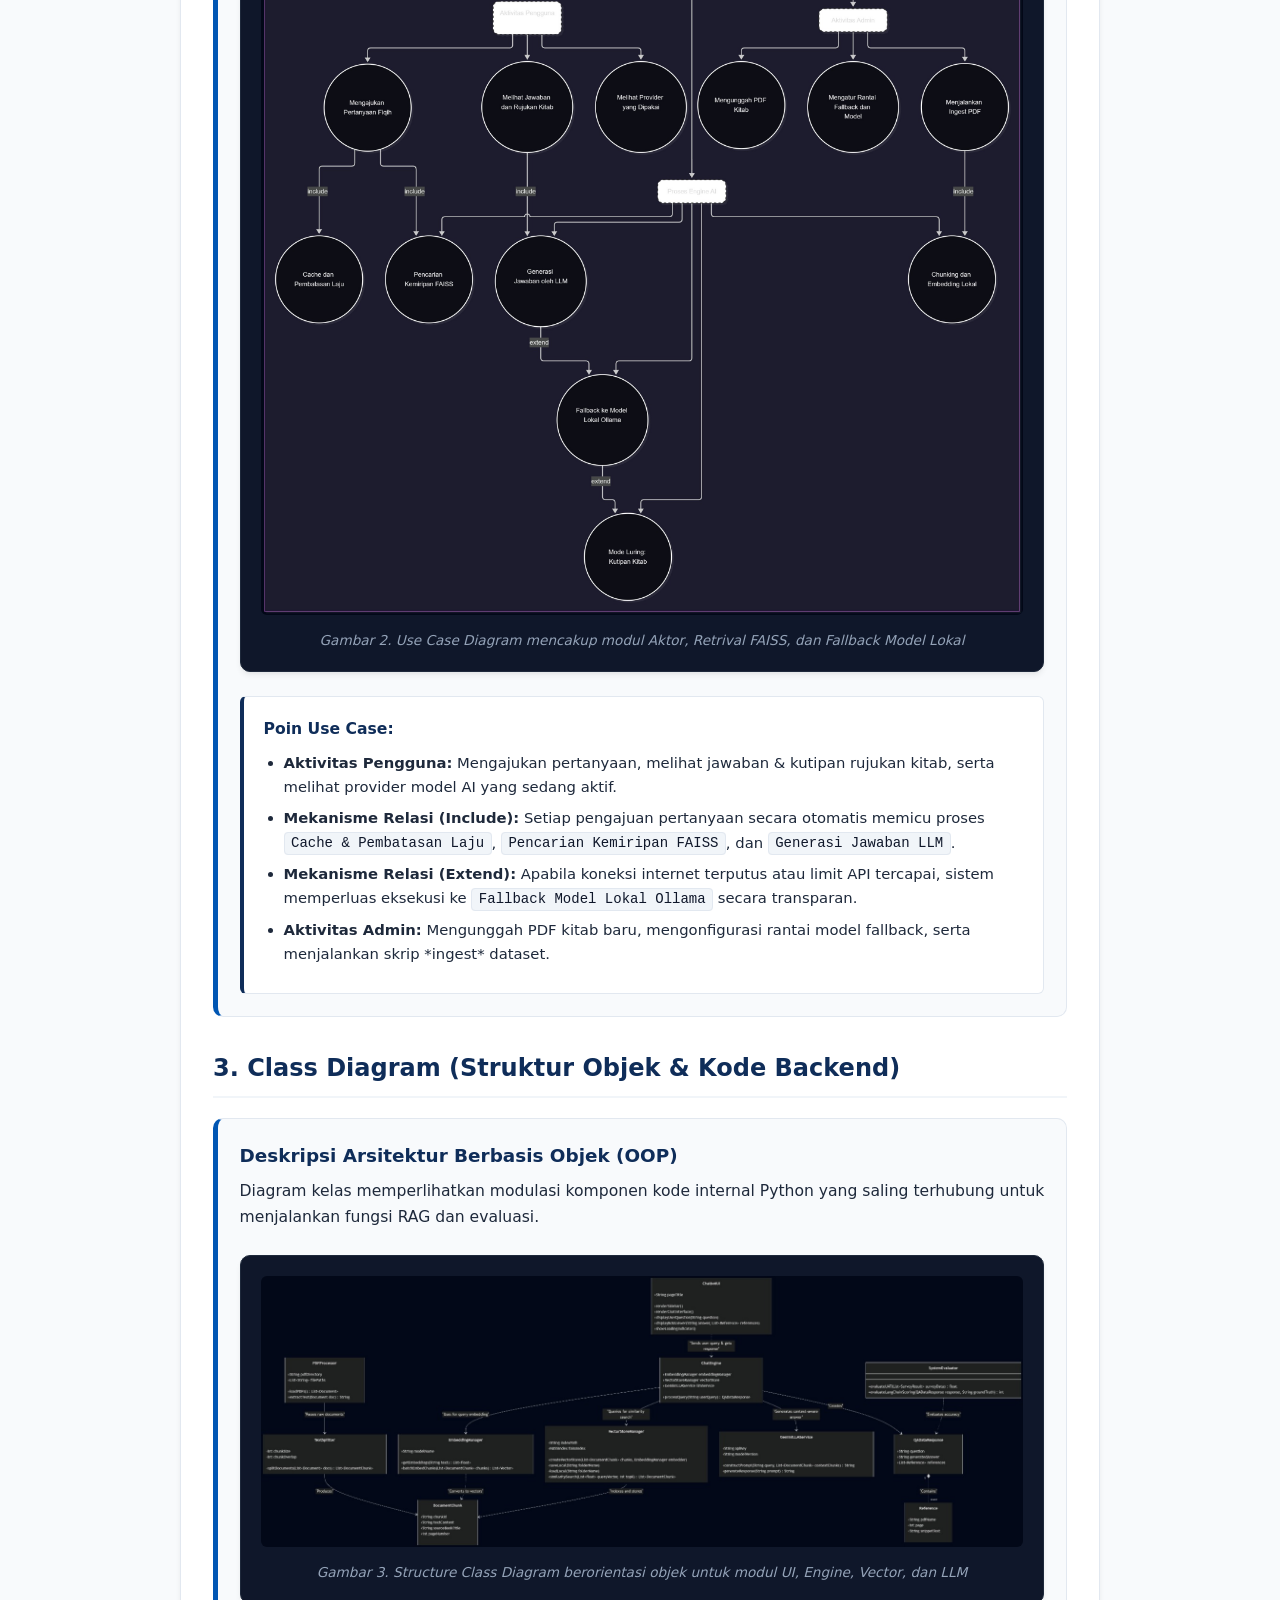
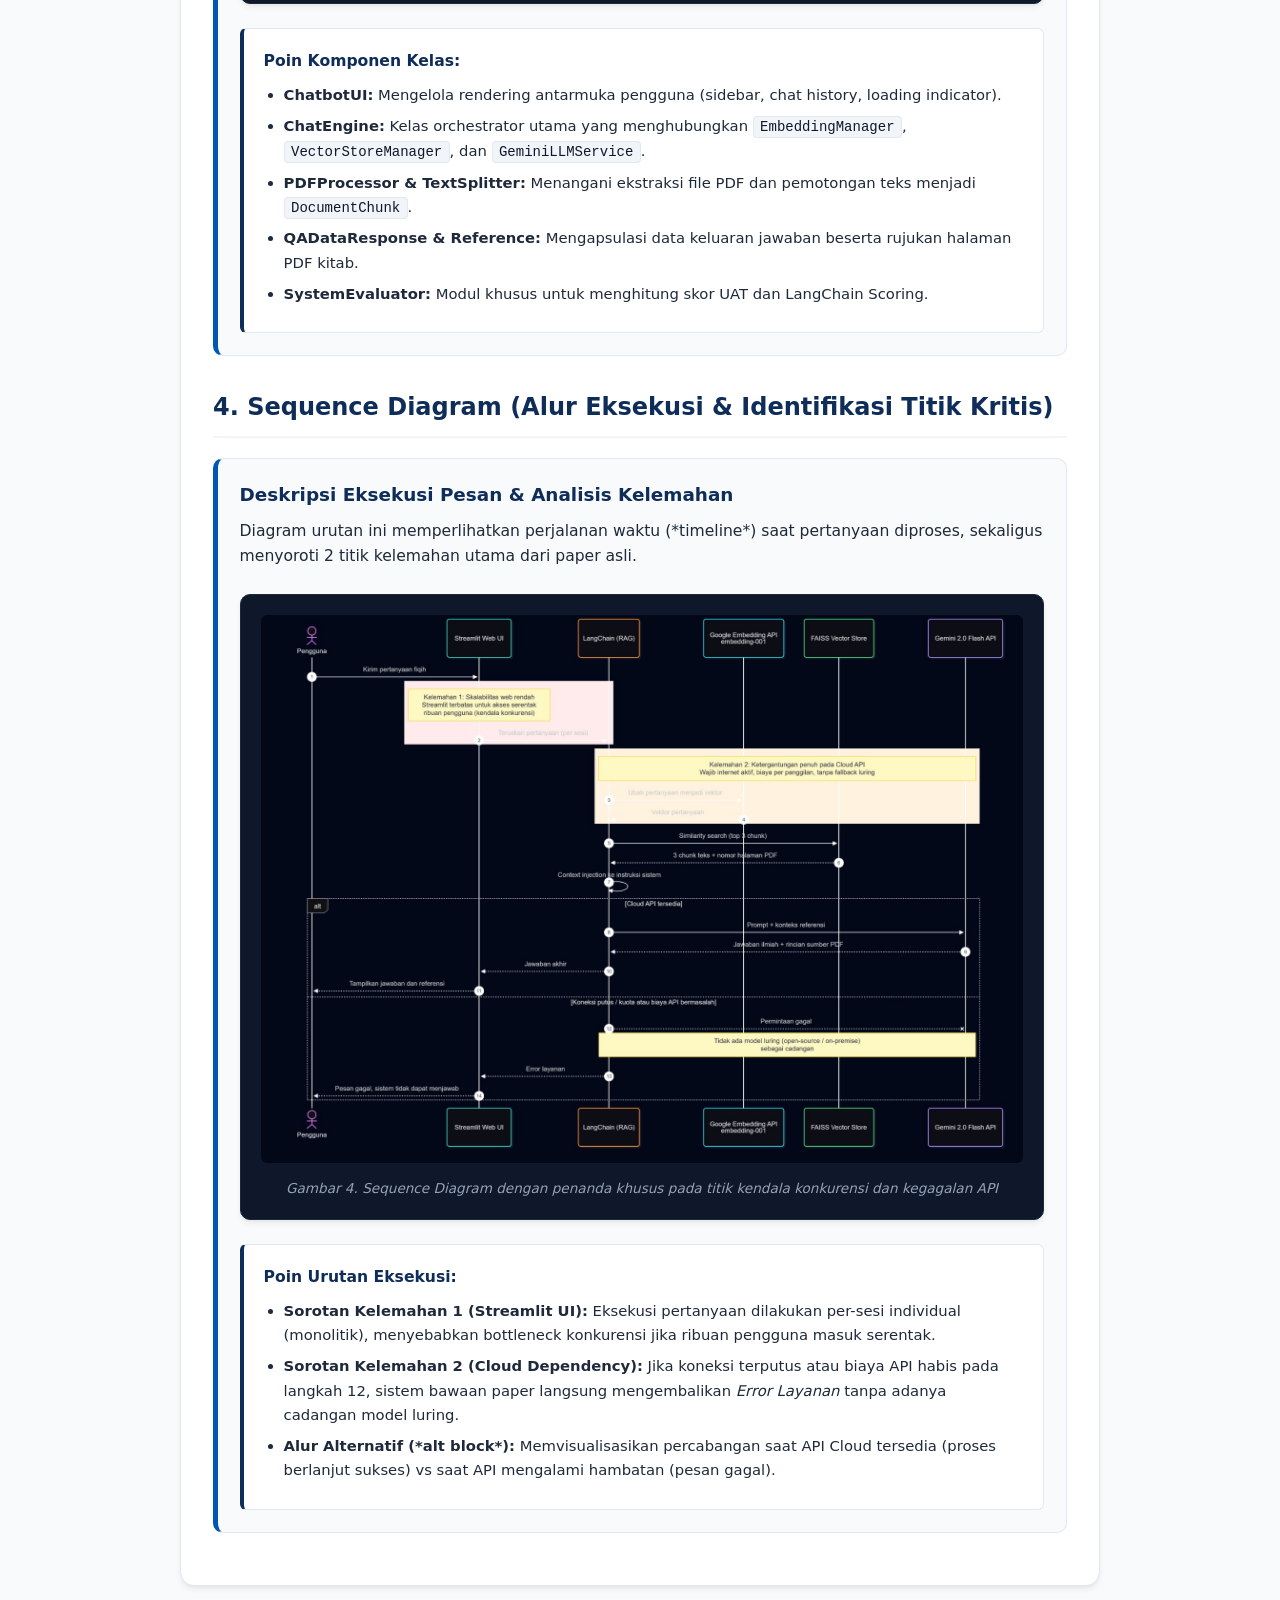
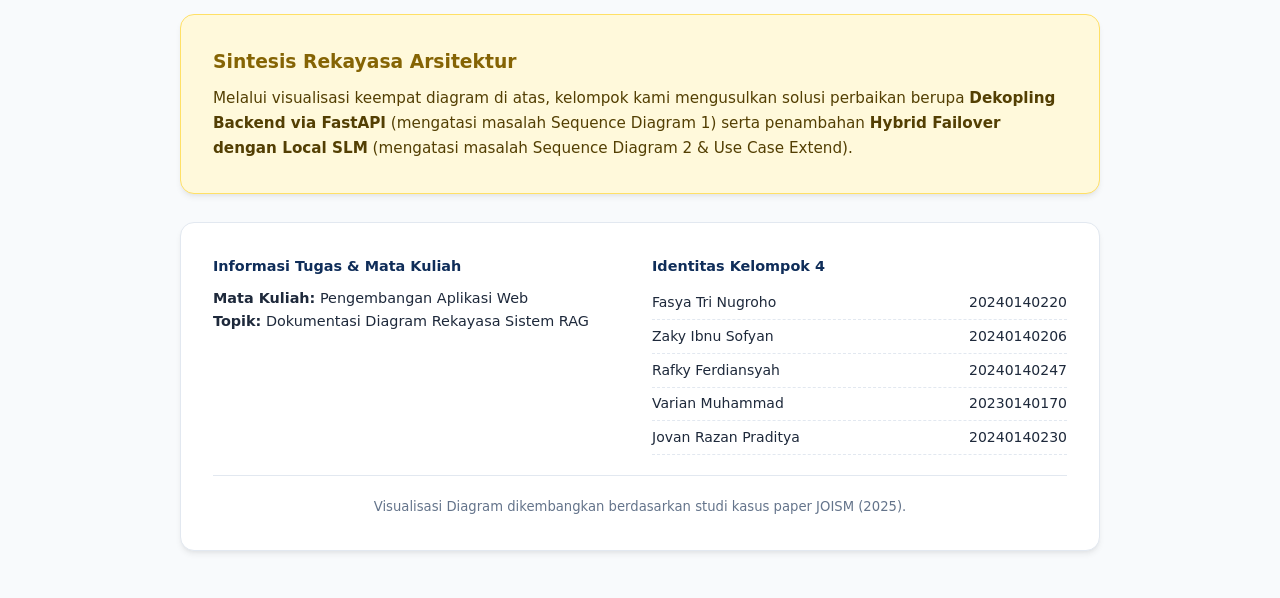
<file: planningapp/Diagram/index.html>
<!DOCTYPE html>
<html lang="id">
<head>
  <meta charset="UTF-8">
  <meta name="viewport" content="width=device-width, initial-scale=1.0">
  <title>Dokumentasi Diagram Arsitektur — Chatbot Fiqih AI</title>
  <link rel="stylesheet" href="style.css">
</head>
<body>

  <!-- HEADER & NAVIGASI PORTAL -->
  <header class="hero-card">
    <div class="nav-container">
      <div class="brand-logo">FiqihAI Project</div>
      <nav aria-label="Navigasi Utama">
        <ul>
          <li><a href="Pertemuan2/index.html">Homepage</a></li>
          <li><a href="Pertemuan2/paper.html">Analisis Paper</a></li>
          <li><a href="Pertemuan2/diagram.html" class="active">Diagram Sistem</a></li>
        </ul>
      </nav>
    </div>

    <hr class="nav-divider">

    <div class="hero-content">
      <span class="hero-badge">Dokumentasi Rekayasa Perangkat Lunak</span>
      <h1>Spesifikasi Diagram & Visualisasi Arsitektur Sistem</h1>
      <p class="hero-desc">
        Visualisasi rinci perancangan sistem chatbot tanya jawab Fiqih Kontemporer RAG, mencakup diagram arsitektur pipeline, interaksi aktor (Use Case), struktur kelas OOP, serta alur eksekusi pesan (Sequence Diagram).
      </p>
    </div>
  </header>

  <!-- KONTEN UTAMA DIAGRAM -->
  <main>

    <!-- DIAGRAM 1: ARSITEKTUR SISTEM -->
    <section id="arsitektur">
      <h2>1. Diagram Arsitektur Sistem (Alur Utama RAG)</h2>
      
      <article>
        <h3>Deskripsi Visualisasi Arsitektur</h3>
        <p>
          Diagram ini menggambarkan 5 tahapan utama dalam memproses pertanyaan fiqih dari data mentah hingga menjadi jawaban kontekstual:
        </p>

        <figure class="diagram-box">
          <img src="AsitekturDiagram.jpg" alt="Diagram Arsitektur Sistem RAG Chatbot Fiqih" class="diagram-img">
          <figcaption>Gambar 1. Blueprint Arsitektur Sistem 5 Tahap (Indexing, UI, Backend, LLM, Evaluasi)</figcaption>
        </figure>

        <div class="point-list">
          <p><strong>Poin Arsitektur:</strong></p>
          <ul>
            <li><strong>Tahap 1 (Indexing Offline):</strong> 9 Buku PDF karya Syekh Al-Qardhawi di-chunk dan di-embed dengan model Google <code>embedding-001</code> lalu disimpan ke Vector DB FAISS.</li>
            <li><strong>Tahap 2 & 3 (Web UI & Backend):</strong> Antarmuka Streamlit meneruskan kueri pengguna ke LangChain untuk melakukan <em>similarity search</em> (Top-3 context).</li>
            <li><strong>Tahap 4 (Generative Engine):</strong> Model <code>Gemini 2.0 Flash</code> merangkum jawaban berdasarkan 3 potongan teks rujukan.</li>
            <li><strong>Tahap 5 (Evaluasi):</strong> Menampilkan hasil pengujian UAT Pakar (89%) dan LangChain Scoring (95%).</li>
          </ul>
        </div>
      </article>
    </section>

    <!-- DIAGRAM 2: USE CASE DIAGRAM -->
    <section id="use-case">
      <h2>2. Use Case Diagram (Aktivitas Aktor & Fallback)</h2>

      <article>
        <h3>Deskripsi Peran & Fitur Sistem</h3>
        <p>
          Diagram ini memetakan batasan sistem, hak akses antara **Pengguna** dan **Admin/Pengembang**, serta mekanisme perluasan fungsi (*include* & *extend*).
        </p>

        <figure class="diagram-box">
          <img src="UseCase.jpg" alt="Use Case Diagram Chatbot Fiqih Kontemporer" class="diagram-img">
          <figcaption>Gambar 2. Use Case Diagram mencakup modul Aktor, Retrival FAISS, dan Fallback Model Lokal</figcaption>
        </figure>

        <div class="point-list">
          <p><strong>Poin Use Case:</strong></p>
          <ul>
            <li><strong>Aktivitas Pengguna:</strong> Mengajukan pertanyaan, melihat jawaban & kutipan rujukan kitab, serta melihat provider model AI yang sedang aktif.</li>
            <li><strong>Mekanisme Relasi (Include):</strong> Setiap pengajuan pertanyaan secara otomatis memicu proses <code>Cache & Pembatasan Laju</code>, <code>Pencarian Kemiripan FAISS</code>, dan <code>Generasi Jawaban LLM</code>.</li>
            <li><strong>Mekanisme Relasi (Extend):</strong> Apabila koneksi internet terputus atau limit API tercapai, sistem memperluas eksekusi ke <code>Fallback Model Lokal Ollama</code> secara transparan.</li>
            <li><strong>Aktivitas Admin:</strong> Mengunggah PDF kitab baru, mengonfigurasi rantai model fallback, serta menjalankan skrip *ingest* dataset.</li>
          </ul>
        </div>
      </article>
    </section>

    <!-- DIAGRAM 3: CLASS DIAGRAM -->
    <section id="class-diagram">
      <h2>3. Class Diagram (Struktur Objek & Kode Backend)</h2>

      <article>
        <h3>Deskripsi Arsitektur Berbasis Objek (OOP)</h3>
        <p>
          Diagram kelas memperlihatkan modulasi komponen kode internal Python yang saling terhubung untuk menjalankan fungsi RAG dan evaluasi.
        </p>

        <figure class="diagram-box">
          <img src="ClassDiagram.jpg" alt="Class Diagram Struktur Kode Chatbot Fiqih" class="diagram-img">
          <figcaption>Gambar 3. Structure Class Diagram berorientasi objek untuk modul UI, Engine, Vector, dan LLM</figcaption>
        </figure>

        <div class="point-list">
          <p><strong>Poin Komponen Kelas:</strong></p>
          <ul>
            <li><strong>ChatbotUI:</strong> Mengelola rendering antarmuka pengguna (sidebar, chat history, loading indicator).</li>
            <li><strong>ChatEngine:</strong> Kelas orchestrator utama yang menghubungkan <code>EmbeddingManager</code>, <code>VectorStoreManager</code>, dan <code>GeminiLLMService</code>.</li>
            <li><strong>PDFProcessor & TextSplitter:</strong> Menangani ekstraksi file PDF dan pemotongan teks menjadi <code>DocumentChunk</code>.</li>
            <li><strong>QADataResponse & Reference:</strong> Mengapsulasi data keluaran jawaban beserta rujukan halaman PDF kitab.</li>
            <li><strong>SystemEvaluator:</strong> Modul khusus untuk menghitung skor UAT dan LangChain Scoring.</li>
          </ul>
        </div>
      </article>
    </section>

    <!-- DIAGRAM 4: SEQUENCE DIAGRAM -->
    <section id="sequence-diagram">
      <h2>4. Sequence Diagram (Alur Eksekusi & Identifikasi Titik Kritis)</h2>

      <article>
        <h3>Deskripsi Eksekusi Pesan & Analisis Kelemahan</h3>
        <p>
          Diagram urutan ini memperlihatkan perjalanan waktu (*timeline*) saat pertanyaan diproses, sekaligus menyoroti 2 titik kelemahan utama dari paper asli.
        </p>

        <figure class="diagram-box">
          <img src="SequenceDiagram.jpg" alt="Sequence Diagram Alur Eksekusi dan Identifikasi Kelemahan" class="diagram-img">
          <figcaption>Gambar 4. Sequence Diagram dengan penanda khusus pada titik kendala konkurensi dan kegagalan API</figcaption>
        </figure>

        <div class="point-list">
          <p><strong>Poin Urutan Eksekusi:</strong></p>
          <ul>
            <li><strong>Sorotan Kelemahan 1 (Streamlit UI):</strong> Eksekusi pertanyaan dilakukan per-sesi individual (monolitik), menyebabkan bottleneck konkurensi jika ribuan pengguna masuk serentak.</li>
            <li><strong>Sorotan Kelemahan 2 (Cloud Dependency):</strong> Jika koneksi terputus atau biaya API habis pada langkah 12, sistem bawaan paper langsung mengembalikan <em>Error Layanan</em> tanpa adanya cadangan model luring.</li>
            <li><strong>Alur Alternatif (*alt block*):</strong> Memvisualisasikan percabangan saat API Cloud tersedia (proses berlanjut sukses) vs saat API mengalami hambatan (pesan gagal).</li>
          </ul>
        </div>
      </article>
    </section>

  </main>

  <!-- ASIDE / HIGHLIGHT REKAPITULASI -->
  <aside>
    <h3>Sintesis Rekayasa Arsitektur</h3>
    <p>
      Melalui visualisasi keempat diagram di atas, kelompok kami mengusulkan solusi perbaikan berupa <strong>Dekopling Backend via FastAPI</strong> (mengatasi masalah Sequence Diagram 1) serta penambahan <strong>Hybrid Failover dengan Local SLM</strong> (mengatasi masalah Sequence Diagram 2 & Use Case Extend).
    </p>
  </aside>

  <!-- FOOTER -->
  <footer>
    <div class="footer-identitas">
      <div class="identitas-akademik">
        <h4>Informasi Tugas & Mata Kuliah</h4>
        <p><strong>Mata Kuliah:</strong> Pengembangan Aplikasi Web</p>
        <p><strong>Topik:</strong> Dokumentasi Diagram Rekayasa Sistem RAG</p>
      </div>

      <div class="identitas-tim">
        <h4>Identitas Kelompok 4</h4>
        <ul class="list-anggota">
          <li><span>Fasya Tri Nugroho</span> <span>20240140220</span></li>
          <li><span>Zaky Ibnu Sofyan</span> <span>20240140206</span></li>
          <li><span>Rafky Ferdiansyah</span> <span>20240140247</span></li>
          <li><span>Varian Muhammad</span> <span>20230140170</span></li>
          <li><span>Jovan Razan Praditya</span> <span>20240140230</span></li>
        </ul>
      </div>
    </div>

    <div class="footer-sitasi">
      <p>
        Visualisasi Diagram dikembangkan berdasarkan studi kasus paper JOISM (2025).
      </p>
    </div>
  </footer>

</body>
</html>
</file>
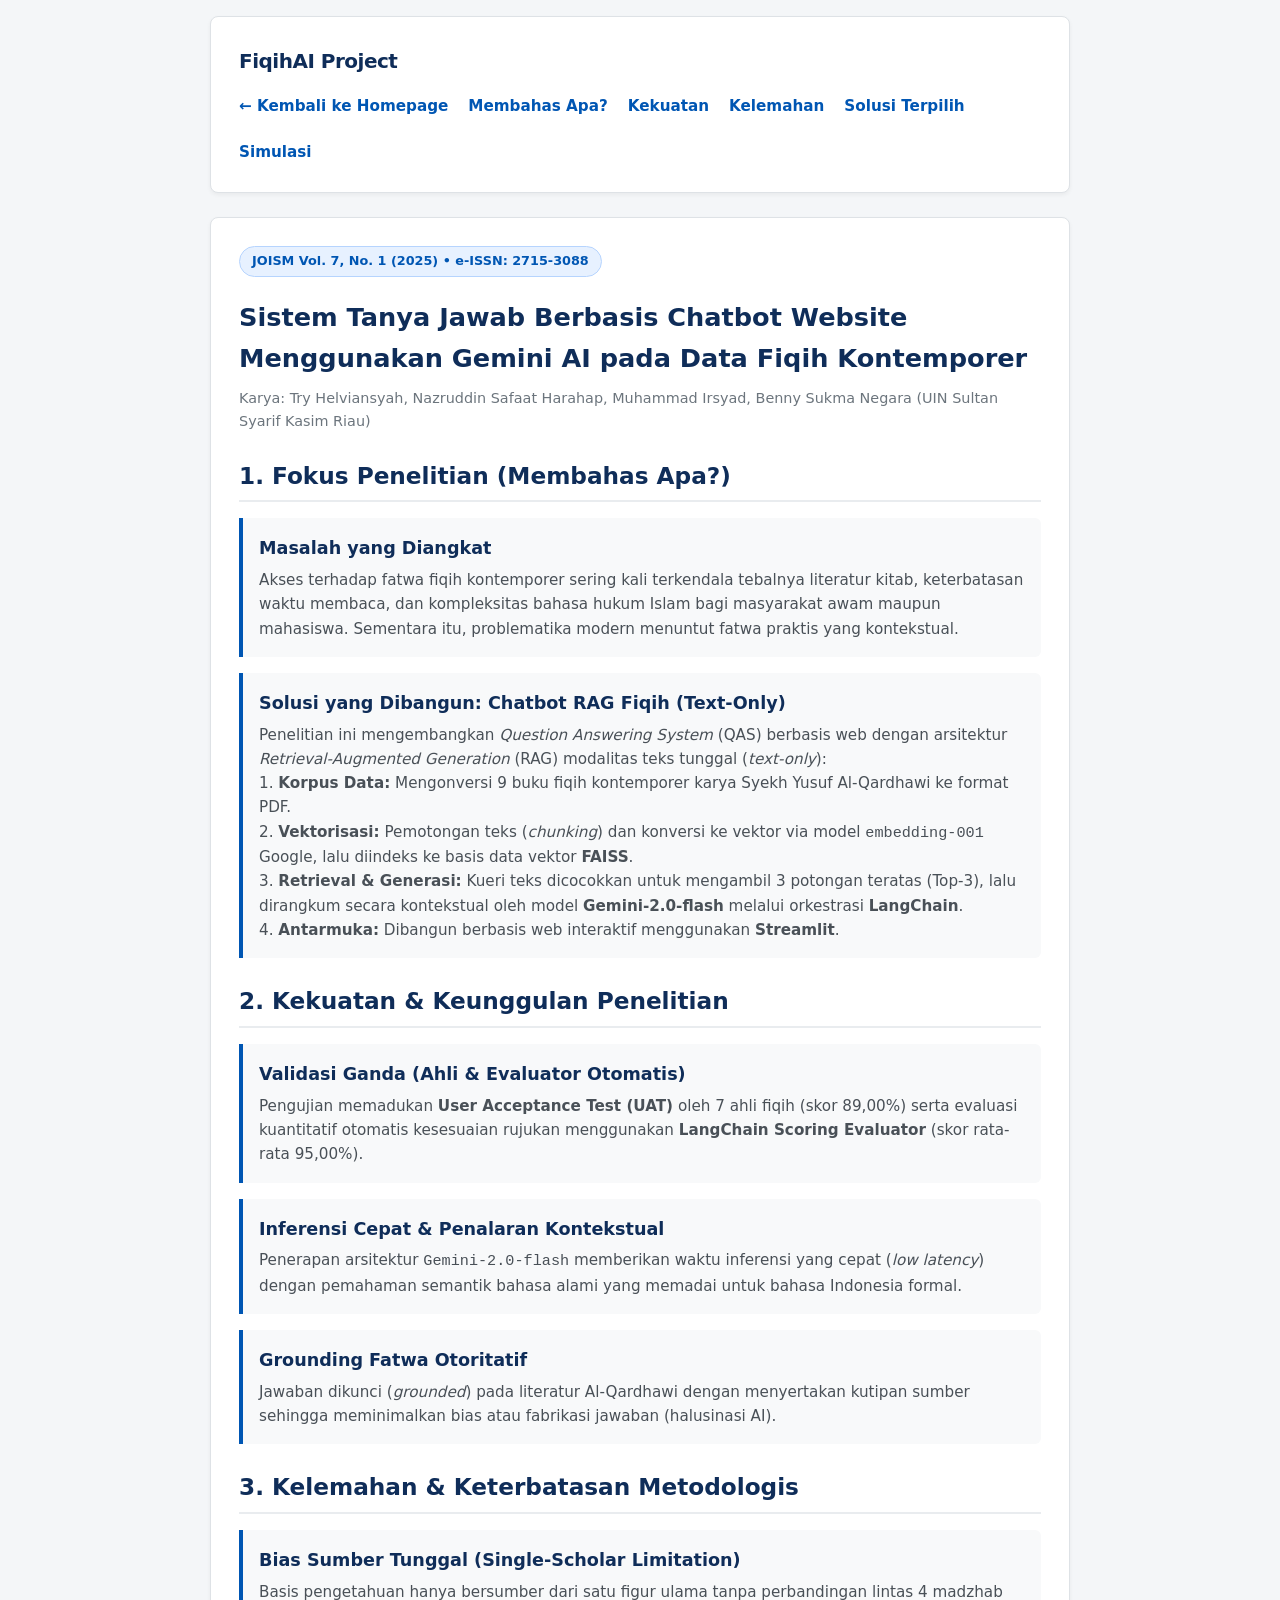
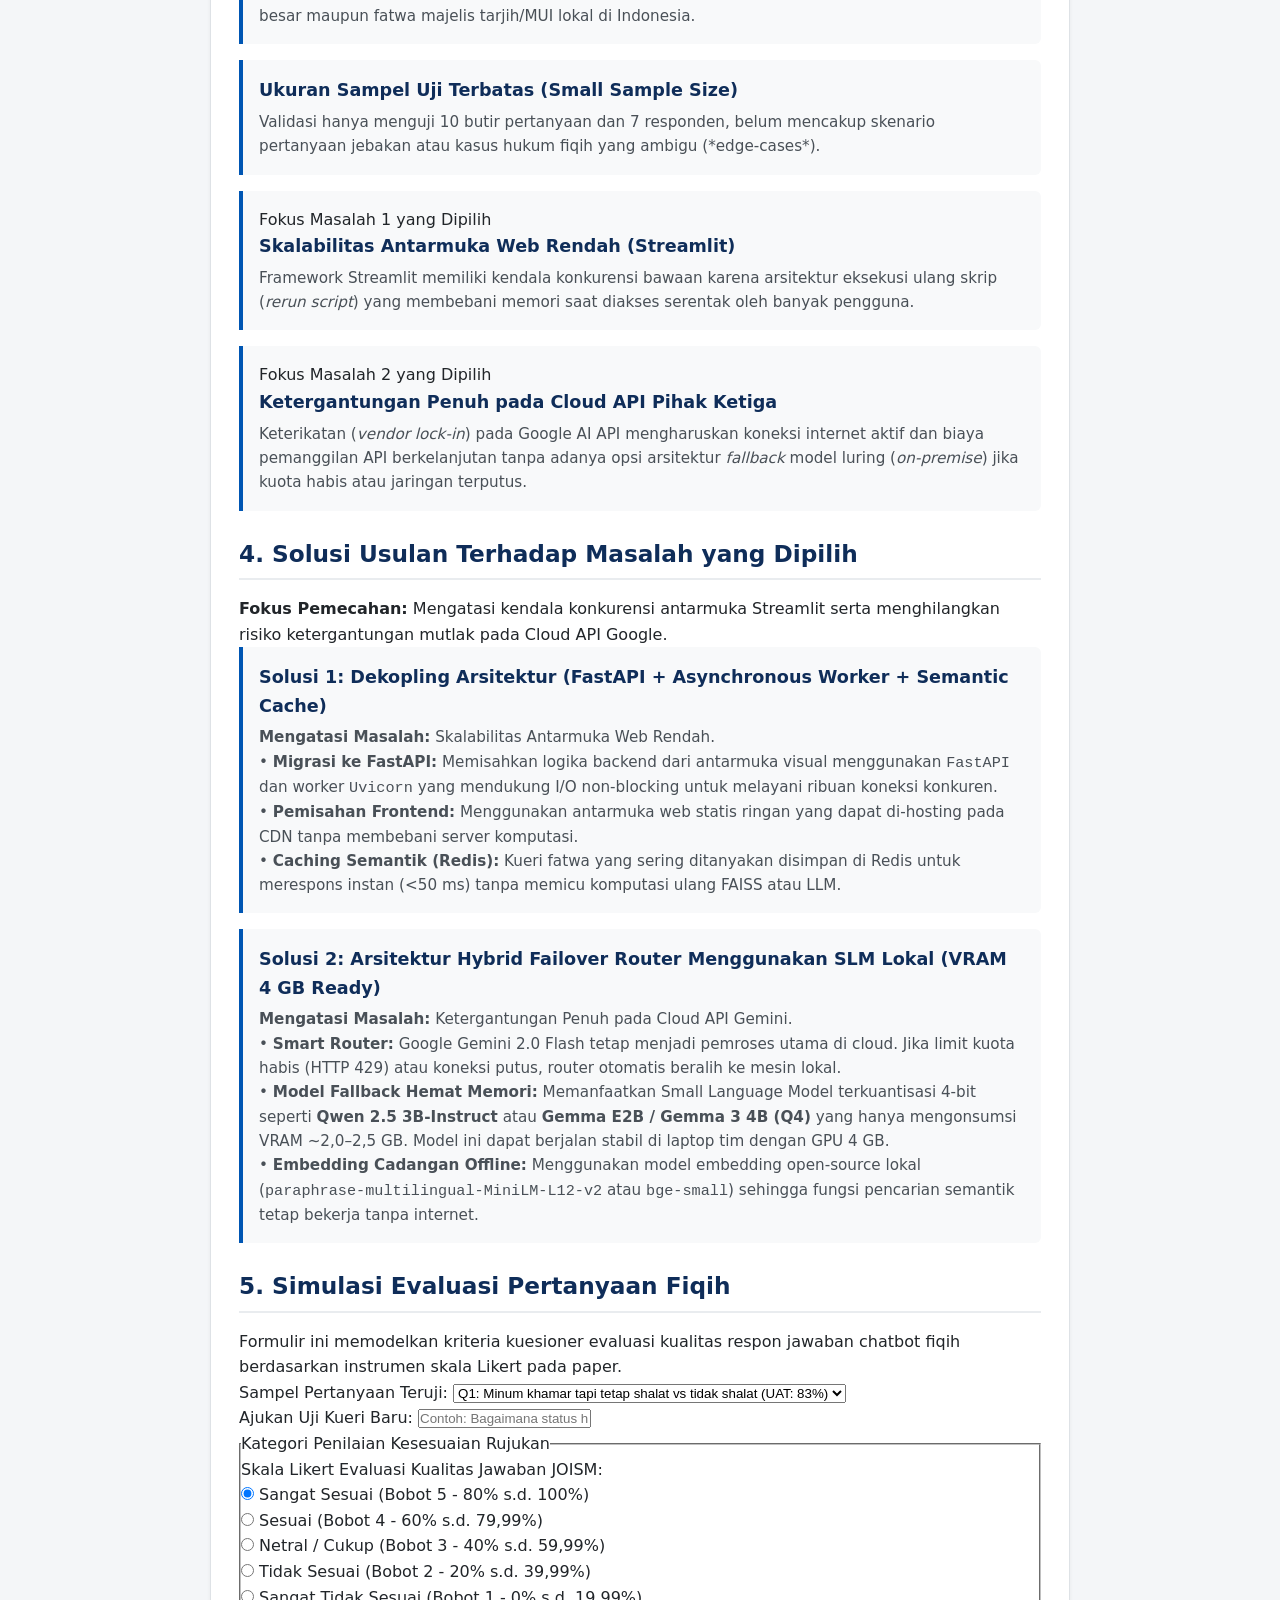
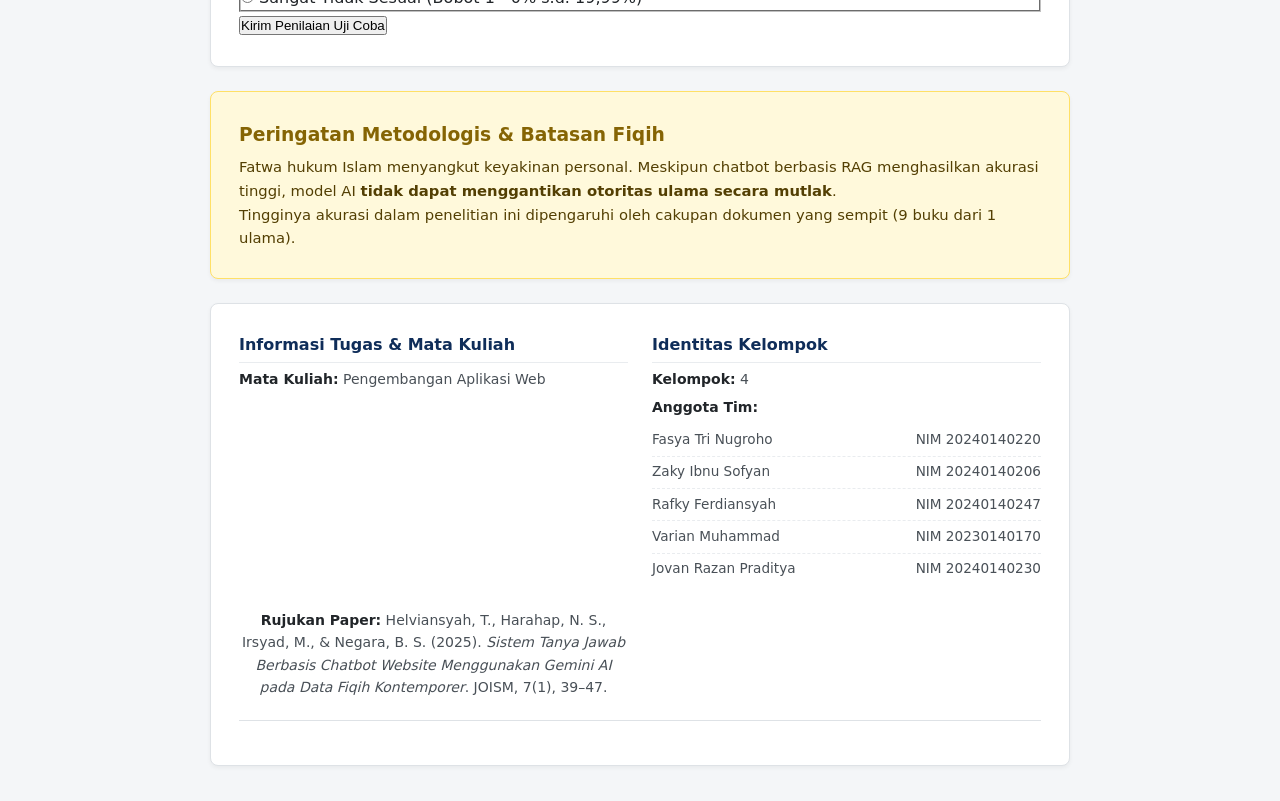
<file: landing-page.html>
<!DOCTYPE html>
<html lang="id">
<head>
  <meta charset="UTF-8">
  <meta name="viewport" content="width=device-width, initial-scale=1.0">
  <title>Landing Page: Analisis Paper Chatbot Fiqih Gemini AI</title>
  <link rel="stylesheet" href="style.css">
</head>
<body>

  <!-- HEADER & NAVIGASI PAPER -->
  <header>
    <div class="nav-container">
      <div class="brand-logo">FiqihAI Project</div>
      <nav aria-label="Navigasi Utama">
        <ul>
          <li><a href="index.html">&larr; Kembali ke Homepage</a></li>
          <li><a href="#ikhtisar">Membahas Apa?</a></li>
          <li><a href="#kekuatan">Kekuatan</a></li>
          <li><a href="#kelemahan">Kelemahan</a></li>
          <li><a href="#solusi-kelompok">Solusi Terpilih</a></li>
          <li><a href="#simulasi">Simulasi</a></li>
        </ul>
      </nav>
    </div>
  </header>

  <!-- KONTEN UTAMA PAPER -->
  <main>
    <section>
      <span class="hero-badge">JOISM Vol. 7, No. 1 (2025) • e-ISSN: 2715-3088</span>
      <h1 style="font-size: 1.6rem; color: var(--primary-color); margin: 0.5rem 0;">
        Sistem Tanya Jawab Berbasis Chatbot Website Menggunakan Gemini AI pada Data Fiqih Kontemporer
      </h1>
      <p style="color: var(--text-muted); font-size: 0.9rem;">
        Karya: Try Helviansyah, Nazruddin Safaat Harahap, Muhammad Irsyad, Benny Sukma Negara (UIN Sultan Syarif Kasim Riau)
      </p>
    </section>

    <!-- SEKSI 1: NGEBAHAS APA -->
    <section id="ikhtisar">
      <h2>1. Fokus Penelitian (Membahas Apa?)</h2>

      <article>
        <h3>Masalah yang Diangkat</h3>
        <p>
          Akses terhadap fatwa fiqih kontemporer sering kali terkendala tebalnya literatur kitab, keterbatasan waktu membaca, dan kompleksitas bahasa hukum Islam bagi masyarakat awam maupun mahasiswa. Sementara itu, problematika modern menuntut fatwa praktis yang kontekstual.
        </p>
      </article>

      <article>
        <h3>Solusi yang Dibangun: Chatbot RAG Fiqih (Text-Only)</h3>
        <p>
          Penelitian ini mengembangkan <em>Question Answering System</em> (QAS) berbasis web dengan arsitektur <em>Retrieval-Augmented Generation</em> (RAG) modalitas teks tunggal (<em>text-only</em>):
        </p>
        <p>
          1. <strong>Korpus Data:</strong> Mengonversi 9 buku fiqih kontemporer karya Syekh Yusuf Al-Qardhawi ke format PDF.<br>
          2. <strong>Vektorisasi:</strong> Pemotongan teks (<em>chunking</em>) dan konversi ke vektor via model <code>embedding-001</code> Google, lalu diindeks ke basis data vektor <strong>FAISS</strong>.<br>
          3. <strong>Retrieval & Generasi:</strong> Kueri teks dicocokkan untuk mengambil 3 potongan teratas (Top-3), lalu dirangkum secara kontekstual oleh model <strong>Gemini-2.0-flash</strong> melalui orkestrasi <strong>LangChain</strong>.<br>
          4. <strong>Antarmuka:</strong> Dibangun berbasis web interaktif menggunakan <strong>Streamlit</strong>.
        </p>
      </article>
    </section>

    <!-- SEKSI 2: KEKUATAN -->
    <section id="kekuatan">
      <h2>2. Kekuatan & Keunggulan Penelitian</h2>

      <article>
        <h3>Validasi Ganda (Ahli & Evaluator Otomatis)</h3>
        <p>
          Pengujian memadukan <strong>User Acceptance Test (UAT)</strong> oleh 7 ahli fiqih (skor 89,00%) serta evaluasi kuantitatif otomatis kesesuaian rujukan menggunakan <strong>LangChain Scoring Evaluator</strong> (skor rata-rata 95,00%).
        </p>
      </article>

      <article>
        <h3>Inferensi Cepat & Penalaran Kontekstual</h3>
        <p>
          Penerapan arsitektur <code>Gemini-2.0-flash</code> memberikan waktu inferensi yang cepat (<em>low latency</em>) dengan pemahaman semantik bahasa alami yang memadai untuk bahasa Indonesia formal.
        </p>
      </article>

      <article>
        <h3>Grounding Fatwa Otoritatif</h3>
        <p>
          Jawaban dikunci (<em>grounded</em>) pada literatur Al-Qardhawi dengan menyertakan kutipan sumber sehingga meminimalkan bias atau fabrikasi jawaban (halusinasi AI).
        </p>
      </article>
    </section>

    <!-- SEKSI 3: KELEMAHAN & LIMITASI -->
    <section id="kelemahan">
      <h2>3. Kelemahan & Keterbatasan Metodologis</h2>

      <article>
        <h3>Bias Sumber Tunggal (Single-Scholar Limitation)</h3>
        <p>
          Basis pengetahuan hanya bersumber dari satu figur ulama tanpa perbandingan lintas 4 madzhab besar maupun fatwa majelis tarjih/MUI lokal di Indonesia.
        </p>
      </article>

      <article>
        <h3>Ukuran Sampel Uji Terbatas (Small Sample Size)</h3>
        <p>
          Validasi hanya menguji 10 butir pertanyaan dan 7 responden, belum mencakup skenario pertanyaan jebakan atau kasus hukum fiqih yang ambigu (*edge-cases*).
        </p>
      </article>

      <!-- KELEMAHAN 1 HIGHLIGHT -->
      <article class="highlight-masalah">
        <span class="badge-masalah">Fokus Masalah 1 yang Dipilih</span>
        <h3>Skalabilitas Antarmuka Web Rendah (Streamlit)</h3>
        <p>
          Framework Streamlit memiliki kendala konkurensi bawaan karena arsitektur eksekusi ulang skrip (<em>rerun script</em>) yang membebani memori saat diakses serentak oleh banyak pengguna.
        </p>
      </article>

      <!-- KELEMAHAN 2 HIGHLIGHT -->
      <article class="highlight-masalah">
        <span class="badge-masalah">Fokus Masalah 2 yang Dipilih</span>
        <h3>Ketergantungan Penuh pada Cloud API Pihak Ketiga</h3>
        <p>
          Keterikatan (<em>vendor lock-in</em>) pada Google AI API mengharuskan koneksi internet aktif dan biaya pemanggilan API berkelanjutan tanpa adanya opsi arsitektur <em>fallback</em> model luring (<em>on-premise</em>) jika kuota habis atau jaringan terputus.
        </p>
      </article>
    </section>

    <!-- SEKSI 4: SOLUSI KELOMPOK -->
    <section id="solusi-kelompok">
      <h2>4. Solusi Usulan Terhadap Masalah yang Dipilih</h2>

      <div class="instruksi-form" role="note">
        <strong>Fokus Pemecahan:</strong> Mengatasi kendala konkurensi antarmuka Streamlit serta menghilangkan risiko ketergantungan mutlak pada Cloud API Google.
      </div>

      <article>
        <h3>Solusi 1: Dekopling Arsitektur (FastAPI + Asynchronous Worker + Semantic Cache)</h3>
        <p><strong>Mengatasi Masalah:</strong> Skalabilitas Antarmuka Web Rendah.</p>
        <p>
          • <strong>Migrasi ke FastAPI:</strong> Memisahkan logika backend dari antarmuka visual menggunakan <code>FastAPI</code> dan worker <code>Uvicorn</code> yang mendukung I/O non-blocking untuk melayani ribuan koneksi konkuren.<br>
          • <strong>Pemisahan Frontend:</strong> Menggunakan antarmuka web statis ringan yang dapat di-hosting pada CDN tanpa membebani server komputasi.<br>
          • <strong>Caching Semantik (Redis):</strong> Kueri fatwa yang sering ditanyakan disimpan di Redis untuk merespons instan (<50 ms) tanpa memicu komputasi ulang FAISS atau LLM.
        </p>
      </article>

      <article>
        <h3>Solusi 2: Arsitektur Hybrid Failover Router Menggunakan SLM Lokal (VRAM 4 GB Ready)</h3>
        <p><strong>Mengatasi Masalah:</strong> Ketergantungan Penuh pada Cloud API Gemini.</p>
        <p>
          • <strong>Smart Router:</strong> Google Gemini 2.0 Flash tetap menjadi pemroses utama di cloud. Jika limit kuota habis (HTTP 429) atau koneksi putus, router otomatis beralih ke mesin lokal.<br>
          • <strong>Model Fallback Hemat Memori:</strong> Memanfaatkan Small Language Model terkuantisasi 4-bit seperti <strong>Qwen 2.5 3B-Instruct</strong> atau <strong>Gemma E2B / Gemma 3 4B (Q4)</strong> yang hanya mengonsumsi VRAM ~2,0–2,5 GB. Model ini dapat berjalan stabil di laptop tim dengan GPU 4 GB.<br>
          • <strong>Embedding Cadangan Offline:</strong> Menggunakan model embedding open-source lokal (<code>paraphrase-multilingual-MiniLM-L12-v2</code> atau <code>bge-small</code>) sehingga fungsi pencarian semantik tetap bekerja tanpa internet.
        </p>
      </article>
    </section>

    <!-- SEKSI 5: SIMULASI -->
    <section id="simulasi">
      <h2>5. Simulasi Evaluasi Pertanyaan Fiqih</h2>
      <div class="instruksi-form" role="note">
        Formulir ini memodelkan kriteria kuesioner evaluasi kualitas respon jawaban chatbot fiqih berdasarkan instrumen skala Likert pada paper.
      </div>

      <form action="#" method="post" onsubmit="event.preventDefault();">
        <div class="form-group">
          <label for="topik-kueri">Sampel Pertanyaan Teruji:</label>
          <select id="topik-kueri" name="topik-kueri">
            <option value="1">Q1: Minum khamar tapi tetap shalat vs tidak shalat (UAT: 83%)</option>
            <option value="2">Q2: Wudhu dengan air yang disentuh wanita haid (UAT: 91%)</option>
            <option value="3">Q3: Wanita hamil tidak puasa karena kondisi janin (UAT: 91%)</option>
            <option value="4">Q4: Puasa tapi berdusta / memandang syahwat (UAT: 94%)</option>
            <option value="5">Q5: Hukum menonton sirkus (UAT: 86%)</option>
            <option value="6">Q6: Hukum game komputer dan PlayStation (UAT: 89%)</option>
            <option value="7">Q7: Menonton bioskop layar lebar / teater (UAT: 83%)</option>
            <option value="8">Q8: Membasuh anggota wudhu lebih dari 3 kali (UAT: 97%)</option>
            <option value="9">Q9: Memelihara anjing tanpa keperluan (UAT: 91%)</option>
            <option value="10">Q10: Kartun untuk sarana dakwah anak (UAT: 89%)</option>
          </select>
        </div>

        <div class="form-group">
          <label for="pertanyaan-kustom">Ajukan Uji Kueri Baru:</label>
          <input type="text" id="pertanyaan-kustom" name="pertanyaan-kustom" placeholder="Contoh: Bagaimana status hukum dompet digital dan paylater?">
        </div>

        <fieldset>
          <legend>Kategori Penilaian Kesesuaian Rujukan</legend>
          <p class="fieldset-info">Skala Likert Evaluasi Kualitas Jawaban JOISM:</p>
          <div class="radio-item">
            <input type="radio" id="ss" name="evaluasi" value="5" checked>
            <label for="ss">Sangat Sesuai (Bobot 5 - 80% s.d. 100%)</label>
          </div>
          <div class="radio-item">
            <input type="radio" id="s" name="evaluasi" value="4">
            <label for="s">Sesuai (Bobot 4 - 60% s.d. 79,99%)</label>
          </div>
          <div class="radio-item">
            <input type="radio" id="n" name="evaluasi" value="3">
            <label for="n">Netral / Cukup (Bobot 3 - 40% s.d. 59,99%)</label>
          </div>
          <div class="radio-item">
            <input type="radio" id="ts" name="evaluasi" value="2">
            <label for="ts">Tidak Sesuai (Bobot 2 - 20% s.d. 39,99%)</label>
          </div>
          <div class="radio-item">
            <input type="radio" id="sts" name="evaluasi" value="1">
            <label for="sts">Sangat Tidak Sesuai (Bobot 1 - 0% s.d. 19,99%)</label>
          </div>
        </fieldset>

        <button type="submit">Kirim Penilaian Uji Coba</button>
      </form>
    </section>
  </main>

  <!-- ASIDE / CATATAN KRITIS -->
  <aside id="catatan">
    <h3>Peringatan Metodologis & Batasan Fiqih</h3>
    <p>
      Fatwa hukum Islam menyangkut keyakinan personal. Meskipun chatbot berbasis RAG menghasilkan akurasi tinggi, model AI <strong>tidak dapat menggantikan otoritas ulama secara mutlak</strong>.
    </p>
    <p>
      Tingginya akurasi dalam penelitian ini dipengaruhi oleh cakupan dokumen yang sempit (9 buku dari 1 ulama).
    </p>
  </aside>

  <!-- FOOTER: IDENTITAS KELOMPOK & MATA KULIAH -->
  <footer>
    <div class="footer-identitas">
      <div class="identitas-akademik">
        <h4>Informasi Tugas & Mata Kuliah</h4>
        <p><strong>Mata Kuliah:</strong> Pengembangan Aplikasi Web</p>
      </div>

      <div class="identitas-tim">
        <h4>Identitas Kelompok</h4>
        <p><strong>Kelompok:</strong> 4</p>
        <p><strong>Anggota Tim:</strong></p>
        <ul class="list-anggota">
          <li><span>Fasya Tri Nugroho</span> <span>NIM 20240140220</span></li>
          <li><span>Zaky Ibnu Sofyan</span> <span>NIM 20240140206</span></li>
          <li><span>Rafky Ferdiansyah</span> <span>NIM 20240140247</span></li>
          <li><span>Varian Muhammad</span> <span>NIM 20230140170</li>
            <li><span>Jovan Razan Praditya</span> <span>NIM 20240140230</li>
        </ul>
      </div>

    <div class="footer-sitasi">
      <p>
        <strong>Rujukan Paper:</strong> Helviansyah, T., Harahap, N. S., Irsyad, M., & Negara, B. S. (2025). <em>Sistem Tanya Jawab Berbasis Chatbot Website Menggunakan Gemini AI pada Data Fiqih Kontemporer</em>. JOISM, 7(1), 39–47.
      </p>
    </div>
  </footer>

</body>
</html>
</file>
<file: css/style.css>
/* ==========================================================================
   2. VARIABEL CSS (:root) & RESET SEDERHANA
   ========================================================================== */
:root {
  /* Palet Warna */
  --primary-color: #0f2d59;
  --primary-hover: #0a1e3b;
  --secondary-color: #0056b3;
  --secondary-light: #e7f1ff;
  --text-dark: #212529;
  --text-muted: #6c757d;
  --bg-page: #f4f6f8;
  --bg-card: #ffffff;
  --border-light: #dee2e6;
  --border-subtle: #e9ecef;
  --aside-bg: #fff9db;
  --aside-border: #ffe066;
  --aside-text: #856404;

  /* Jarak & Border Radius */
  --radius-sm: 4px;
  --radius-md: 6px;
  --radius-lg: 8px;
  --spacing-xs: 0.35rem;
  --spacing-sm: 0.75rem;
  --spacing-md: 1rem;
  --spacing-lg: 1.5rem;
  --spacing-xl: 2.25rem;

  /* Bayangan & Dimensi */
  --box-shadow: 0 2px 4px rgba(0, 0, 0, 0.05);
  --max-content-width: 860px;
}

/* Reset Sederhana */
* {
  box-sizing: border-box;
  margin: 0;
  padding: 0;
}

body {
  font-family: system-ui, -apple-system, "Segoe UI", Roboto, Helvetica, Arial, sans-serif;
  line-height: 1.6;
  color: var(--text-dark);
  background-color: var(--bg-page);
  padding: var(--spacing-md);
}

/* Aksesibilitas Screen Reader */
.sr-only {
  position: absolute;
  width: 1px;
  height: 1px;
  padding: 0;
  margin: -1px;
  overflow: hidden;
  clip: rect(0, 0, 0, 0);
  white-space: nowrap;
  border: 0;
}

/* ==========================================================================
   PEMBUNGKUS LANDMARK UTAMA
   ========================================================================== */
header,
main,
aside,
footer {
  max-width: var(--max-content-width);
  margin: 0 auto var(--spacing-lg) auto;
  background-color: var(--bg-card);
  padding: 1.75rem;
  border-radius: var(--radius-lg);
  box-shadow: var(--box-shadow);
  border: 1px solid var(--border-light);
}

/* ==========================================================================
   3. HEADER & HERO TERINTEGRASI
   ========================================================================== */
.hero-card {
  border-top: 5px solid var(--primary-color);
}

.nav-container {
  display: flex;
  justify-content: space-between;
  align-items: center;
  flex-wrap: wrap;
  gap: var(--spacing-md);
}

.brand-logo {
  font-size: 1.25rem;
  font-weight: 700;
  color: var(--primary-color);
  letter-spacing: -0.5px;
}

nav ul {
  list-style: none;
  display: flex;
  flex-wrap: wrap;
  gap: 1.25rem;
}

nav a {
  text-decoration: none;
  color: var(--secondary-color);
  font-weight: 600;
  font-size: 0.95rem;
  transition: color 0.2s ease;
}

nav a:hover,
nav a.active {
  color: var(--primary-color);
  text-decoration: underline;
}

.nav-divider {
  border: 0;
  border-top: 1px solid var(--border-light);
  margin: var(--spacing-md) 0 var(--spacing-lg) 0;
}

/* Bagian Hero Content */
.hero-badge {
  display: inline-block;
  background-color: var(--secondary-light);
  color: var(--secondary-color);
  font-size: 0.8rem;
  font-weight: 700;
  padding: 0.25rem 0.75rem;
  border-radius: 20px;
  margin-bottom: var(--spacing-sm);
  border: 1px solid #b6d4fe;
}

header h1 {
  font-size: 1.85rem;
  color: var(--primary-color);
  line-height: 1.3;
  margin-bottom: var(--spacing-sm);
}

.hero-desc {
  font-size: 1.05rem;
  color: #495057;
  margin-bottom: var(--spacing-lg);
  line-height: 1.6;
}

.hero-actions {
  display: flex;
  gap: var(--spacing-md);
  flex-wrap: wrap;
}

.btn {
  display: inline-block;
  text-decoration: none;
  font-weight: 600;
  font-size: 0.95rem;
  padding: 0.65rem 1.25rem;
  border-radius: var(--radius-sm);
  transition: all 0.2s ease-in-out;
  text-align: center;
}

.btn-primary {
  background-color: var(--primary-color);
  color: #ffffff;
}

.btn-primary:hover {
  background-color: var(--primary-hover);
}

.btn-secondary {
  background-color: var(--secondary-light);
  color: var(--secondary-color);
  border: 1px solid #b6d4fe;
}

.btn-secondary:hover {
  background-color: #d0e2ff;
}

/* Fokus Aksesibilitas Keyboard */
a:focus-visible,
button:focus-visible {
  outline: 3px solid var(--secondary-color);
  outline-offset: 2px;
}

/* ==========================================================================
   4. GRID FITUR / MODUL UTAMA
   ========================================================================== */
.section-subtext {
  color: var(--text-muted);
  font-size: 0.95rem;
  margin-bottom: var(--spacing-md);
}

.grid-fitur {
  display: grid;
  grid-template-columns: repeat(auto-fit, minmax(180px, 1fr));
  gap: var(--spacing-md);
  margin-bottom: var(--spacing-xl);
}

.card-fitur {
  background-color: #f8f9fa;
  border: 1px solid var(--border-light);
  border-radius: var(--radius-md);
  padding: 1.25rem;
  display: flex;
  flex-direction: column;
  transition: transform 0.2s ease, box-shadow 0.2s ease;
}

.card-fitur:hover {
  transform: translateY(-2px);
  box-shadow: 0 4px 8px rgba(0, 0, 0, 0.06);
}

.fitur-icon {
  font-size: 0.85rem;
  font-weight: 700;
  color: var(--secondary-color);
  background-color: var(--secondary-light);
  width: fit-content;
  padding: 0.2rem 0.5rem;
  border-radius: var(--radius-sm);
  margin-bottom: var(--spacing-xs);
}

.card-fitur h3 {
  font-size: 1rem;
  color: var(--primary-color);
  margin-bottom: var(--spacing-xs);
}

.card-fitur p {
  font-size: 0.875rem;
  color: #495057;
  line-height: 1.45;
}

/* ==========================================================================
   KONTEN ARTIKEL
   ========================================================================== */
section {
  margin-bottom: var(--spacing-lg);
}

section:last-of-type {
  margin-bottom: 0;
}

h2 {
  font-size: 1.45rem;
  color: var(--primary-color);
  border-bottom: 2px solid var(--border-subtle);
  padding-bottom: 0.4rem;
  margin-bottom: var(--spacing-md);
}

article {
  background-color: #f8f9fa;
  border-left: 4px solid var(--secondary-color);
  padding: var(--spacing-md);
  margin-bottom: var(--spacing-md);
  border-radius: 0 var(--radius-md) var(--radius-md) 0;
}

article h3 {
  font-size: 1.1rem;
  color: var(--primary-color);
  margin-bottom: var(--spacing-xs);
}

article p {
  font-size: 0.95rem;
  color: #495057;
}

/* ==========================================================================
   ASIDE
   ========================================================================== */
aside {
  background-color: var(--aside-bg);
  border: 1px solid var(--aside-border);
}

aside h3 {
  color: var(--aside-text);
  margin-bottom: var(--spacing-xs);
}

aside p {
  font-size: 0.925rem;
  color: #533f03;
}

aside a {
  color: #533f03;
  font-weight: 600;
}

/* ==========================================================================
   FOOTER (IDENTITAS KELOMPOK LENGKAP)
   ========================================================================== */
.footer-identitas {
  display: grid;
  grid-template-columns: repeat(auto-fit, minmax(280px, 1fr));
  gap: var(--spacing-lg);
  text-align: left;
  margin-bottom: var(--spacing-md);
  padding-bottom: var(--spacing-md);
  border-bottom: 1px solid var(--border-light);
}

.footer-identitas h4 {
  font-size: 1rem;
  color: var(--primary-color);
  margin-bottom: var(--spacing-xs);
  border-bottom: 1px solid var(--border-subtle);
  padding-bottom: 0.25rem;
}

.footer-identitas p {
  font-size: 0.875rem;
  margin-bottom: var(--spacing-xs);
  color: #495057;
}

.footer-identitas strong {
  color: var(--text-dark);
}

.list-anggota {
  list-style: none;
  margin-top: var(--spacing-xs);
}

.list-anggota li {
  display: flex;
  justify-content: space-between;
  font-size: 0.85rem;
  padding: 0.3rem 0;
  border-bottom: 1px dashed var(--border-subtle);
  color: #495057;
}

.list-anggota li:last-child {
  border-bottom: none;
}

.footer-sitasi {
  text-align: center;
  font-size: 0.825rem;
  color: var(--text-muted);
}

/* ==========================================================================
   5. MEDIA QUERIES (DESKTOP & MOBILE RESPONSIVE)
   ========================================================================== */
@media (max-width: 768px) {
  body {
    padding: var(--spacing-xs);
  }

  header,
  main,
  aside,
  footer {
    padding: var(--spacing-md);
    margin-bottom: var(--spacing-md);
  }

  .nav-container {
    flex-direction: column;
    align-items: flex-start;
  }

  nav ul {
    gap: 0.75rem;
  }

  header h1 {
    font-size: 1.45rem;
  }

  .hero-desc {
    font-size: 0.95rem;
  }

  .hero-actions {
    flex-direction: column;
  }

  .btn {
    width: 100%;
  }

  .grid-fitur {
    grid-template-columns: 1fr 1fr;
  }

  .footer-identitas {
    grid-template-columns: 1fr;
    gap: var(--spacing-md);
  }
}

@media (max-width: 480px) {
  .grid-fitur {
    grid-template-columns: 1fr;
  }

  h2 {
    font-size: 1.25rem;
  }

  .list-anggota li {
    flex-direction: column;
    gap: 2px;
  }
}
</file>
<file: Praktikum/style.css>
/* ==========================================================================
   1. Reset & Tipografi Dasar
   ========================================================================== */
* {
  box-sizing: border-box;
  margin: 0;
  padding: 0;
}

body {
  font-family: system-ui, -apple-system, "Segoe UI", Roboto, Helvetica, Arial, sans-serif;
  line-height: 1.6;
  color: #212529;
  background-color: #f4f6f8;
  padding: 1rem;
}

/* Utilitas untuk screen reader (pembaca layar) */
.sr-only {
  position: absolute;
  width: 1px;
  height: 1px;
  padding: 0;
  margin: -1px;
  overflow: hidden;
  clip: rect(0, 0, 0, 0);
  white-space: nowrap;
  border: 0;
}

/* ==========================================================================
   2. Pembungkus Landmark Utama
   ========================================================================== */
header,
main,
aside,
footer {
  max-width: 820px;
  margin: 0 auto 1.5rem auto;
  background-color: #ffffff;
  padding: 1.75rem;
  border-radius: 8px;
  box-shadow: 0 2px 4px rgba(0, 0, 0, 0.05);
}

/* ==========================================================================
   3. Header & Navigasi
   ========================================================================== */
header h1 {
  font-size: 1.85rem;
  color: #0f2d59;
  margin-bottom: 0.75rem;
}

nav ul {
  list-style: none;
  display: flex;
  flex-wrap: wrap;
  gap: 1.25rem;
  padding-top: 0.75rem;
  border-top: 1px solid #dee2e6;
}

nav a {
  text-decoration: none;
  color: #0056b3;
  font-weight: 600;
}

nav a:hover {
  text-decoration: underline;
}

/* Indikator fokus yang jelas untuk aksesibilitas keyboard */
a:focus-visible,
button:focus-visible,
input:focus-visible,
select:focus-visible,
textarea:focus-visible {
  outline: 3px solid #0056b3;
  outline-offset: 2px;
}

/* ==========================================================================
   4. Seksi & Artikel Konten
   ========================================================================== */
section {
  margin-bottom: 2.25rem;
}

h2 {
  font-size: 1.45rem;
  color: #0f2d59;
  border-bottom: 2px solid #e9ecef;
  padding-bottom: 0.4rem;
  margin-bottom: 1rem;
}

h3 {
  font-size: 1.15rem;
  color: #343a40;
  margin-bottom: 0.35rem;
}

article {
  background-color: #f8f9fa;
  border-left: 4px solid #0056b3;
  padding: 1rem;
  margin-bottom: 1rem;
  border-radius: 0 6px 6px 0;
}

article p {
  margin-bottom: 0.5rem;
}

img {
  max-width: 100%;
  height: auto;
  display: block;
  margin-top: 1rem;
  border-radius: 6px;
  border: 1px solid #ced4da;
}

/* ==========================================================================
   5. Form & Kontrol Form Aksesibel
   ========================================================================== */
.instruksi-form {
  background-color: #e7f1ff;
  border: 1px solid #b6d4fe;
  color: #084298;
  padding: 0.75rem 1rem;
  border-radius: 6px;
  margin-bottom: 1.25rem;
  font-size: 0.95rem;
}

form {
  display: flex;
  flex-direction: column;
  gap: 1.25rem;
}

.form-group {
  display: flex;
  flex-direction: column;
  gap: 0.35rem;
}

label {
  font-weight: 600;
  color: #212529;
  font-size: 0.95rem;
}

input[type="text"],
select,
textarea {
  width: 100%;
  padding: 0.65rem 0.75rem;
  border: 1px solid #adb5bd;
  border-radius: 4px;
  font-family: inherit;
  font-size: 1rem;
  color: #212529;
  background-color: #ffffff;
}

input[type="text"]:focus,
select:focus,
textarea:focus {
  border-color: #0056b3;
}

/* Fieldset & Legend */
fieldset {
  border: 1px solid #ced4da;
  border-radius: 6px;
  padding: 1rem;
  margin-top: 0.25rem;
}

legend {
  font-weight: 600;
  color: #0f2d59;
  padding: 0 0.5rem;
}

.fieldset-info {
  font-size: 0.875rem;
  color: #6c757d;
  margin-bottom: 0.75rem;
}

.radio-item,
.checkbox-item {
  display: flex;
  align-items: flex-start;
  gap: 0.5rem;
  margin-bottom: 0.5rem;
}

.radio-item input,
.checkbox-item input {
  margin-top: 0.3rem;
  cursor: pointer;
}

.radio-item label,
.checkbox-item label {
  font-weight: normal;
  cursor: pointer;
}

/* Tombol Kirim */
button[type="submit"] {
  background-color: #0f2d59;
  color: #ffffff;
  border: none;
  padding: 0.75rem 1.5rem;
  font-size: 1rem;
  font-weight: 600;
  border-radius: 4px;
  cursor: pointer;
  transition: background-color 0.2s ease;
}

button[type="submit"]:hover {
  background-color: #0a1e3b;
}

/* ==========================================================================
   6. Aside & Footer
   ========================================================================== */
aside {
  background-color: #fff9db;
  border: 1px solid #ffe066;
}

aside h3 {
  color: #856404;
}

footer {
  text-align: center;
  font-size: 0.875rem;
  color: #6c757d;
  border-top: 1px solid #dee2e6;
}
</file>
<file: public/css/style.css>
/* ==========================================================================
   2. VARIABEL CSS (:root) & RESET SEDERHANA
   ========================================================================== */
:root {
  /* Palet Warna */
  --primary-color: #0f2d59;
  --primary-hover: #0a1e3b;
  --secondary-color: #0056b3;
  --secondary-light: #e7f1ff;
  --text-dark: #212529;
  --text-muted: #6c757d;
  --bg-page: #f4f6f8;
  --bg-card: #ffffff;
  --border-light: #dee2e6;
  --border-subtle: #e9ecef;
  --aside-bg: #fff9db;
  --aside-border: #ffe066;
  --aside-text: #856404;

  /* Jarak & Border Radius */
  --radius-sm: 4px;
  --radius-md: 6px;
  --radius-lg: 8px;
  --spacing-xs: 0.35rem;
  --spacing-sm: 0.75rem;
  --spacing-md: 1rem;
  --spacing-lg: 1.5rem;
  --spacing-xl: 2.25rem;

  /* Bayangan & Dimensi */
  --box-shadow: 0 2px 4px rgba(0, 0, 0, 0.05);
  --max-content-width: 860px;
}

/* Reset Sederhana */
* {
  box-sizing: border-box;
  margin: 0;
  padding: 0;
}

body {
  font-family: system-ui, -apple-system, "Segoe UI", Roboto, Helvetica, Arial, sans-serif;
  line-height: 1.6;
  color: var(--text-dark);
  background-color: var(--bg-page);
  padding: var(--spacing-md);
}

/* Aksesibilitas Screen Reader */
.sr-only {
  position: absolute;
  width: 1px;
  height: 1px;
  padding: 0;
  margin: -1px;
  overflow: hidden;
  clip: rect(0, 0, 0, 0);
  white-space: nowrap;
  border: 0;
}

/* ==========================================================================
   PEMBUNGKUS LANDMARK UTAMA
   ========================================================================== */
header,
main,
aside,
footer {
  max-width: var(--max-content-width);
  margin: 0 auto var(--spacing-lg) auto;
  background-color: var(--bg-card);
  padding: 1.75rem;
  border-radius: var(--radius-lg);
  box-shadow: var(--box-shadow);
  border: 1px solid var(--border-light);
}

/* ==========================================================================
   3. HEADER & HERO TERINTEGRASI
   ========================================================================== */
.hero-card {
  border-top: 5px solid var(--primary-color);
}

.nav-container {
  display: flex;
  justify-content: space-between;
  align-items: center;
  flex-wrap: wrap;
  gap: var(--spacing-md);
}

.brand-logo {
  font-size: 1.25rem;
  font-weight: 700;
  color: var(--primary-color);
  letter-spacing: -0.5px;
}

nav ul {
  list-style: none;
  display: flex;
  flex-wrap: wrap;
  gap: 1.25rem;
}

nav a {
  text-decoration: none;
  color: var(--secondary-color);
  font-weight: 600;
  font-size: 0.95rem;
  transition: color 0.2s ease;
}

nav a:hover,
nav a.active {
  color: var(--primary-color);
  text-decoration: underline;
}

.nav-divider {
  border: 0;
  border-top: 1px solid var(--border-light);
  margin: var(--spacing-md) 0 var(--spacing-lg) 0;
}

/* Bagian Hero Content */
.hero-badge {
  display: inline-block;
  background-color: var(--secondary-light);
  color: var(--secondary-color);
  font-size: 0.8rem;
  font-weight: 700;
  padding: 0.25rem 0.75rem;
  border-radius: 20px;
  margin-bottom: var(--spacing-sm);
  border: 1px solid #b6d4fe;
}

header h1 {
  font-size: 1.85rem;
  color: var(--primary-color);
  line-height: 1.3;
  margin-bottom: var(--spacing-sm);
}

.hero-desc {
  font-size: 1.05rem;
  color: #495057;
  margin-bottom: var(--spacing-lg);
  line-height: 1.6;
}

.hero-actions {
  display: flex;
  gap: var(--spacing-md);
  flex-wrap: wrap;
}

.btn {
  display: inline-block;
  text-decoration: none;
  font-weight: 600;
  font-size: 0.95rem;
  padding: 0.65rem 1.25rem;
  border-radius: var(--radius-sm);
  transition: all 0.2s ease-in-out;
  text-align: center;
}

.btn-primary {
  background-color: var(--primary-color);
  color: #ffffff;
}

.btn-primary:hover {
  background-color: var(--primary-hover);
}

.btn-secondary {
  background-color: var(--secondary-light);
  color: var(--secondary-color);
  border: 1px solid #b6d4fe;
}

.btn-secondary:hover {
  background-color: #d0e2ff;
}

/* Fokus Aksesibilitas Keyboard */
a:focus-visible,
button:focus-visible {
  outline: 3px solid var(--secondary-color);
  outline-offset: 2px;
}

/* ==========================================================================
   4. GRID FITUR / MODUL UTAMA
   ========================================================================== */
.section-subtext {
  color: var(--text-muted);
  font-size: 0.95rem;
  margin-bottom: var(--spacing-md);
}

.grid-fitur {
  display: grid;
  grid-template-columns: repeat(auto-fit, minmax(180px, 1fr));
  gap: var(--spacing-md);
  margin-bottom: var(--spacing-xl);
}

.card-fitur {
  background-color: #f8f9fa;
  border: 1px solid var(--border-light);
  border-radius: var(--radius-md);
  padding: 1.25rem;
  display: flex;
  flex-direction: column;
  transition: transform 0.2s ease, box-shadow 0.2s ease;
}

.card-fitur:hover {
  transform: translateY(-2px);
  box-shadow: 0 4px 8px rgba(0, 0, 0, 0.06);
}

.fitur-icon {
  font-size: 0.85rem;
  font-weight: 700;
  color: var(--secondary-color);
  background-color: var(--secondary-light);
  width: fit-content;
  padding: 0.2rem 0.5rem;
  border-radius: var(--radius-sm);
  margin-bottom: var(--spacing-xs);
}

.card-fitur h3 {
  font-size: 1rem;
  color: var(--primary-color);
  margin-bottom: var(--spacing-xs);
}

.card-fitur p {
  font-size: 0.875rem;
  color: #495057;
  line-height: 1.45;
}

/* ==========================================================================
   KONTEN ARTIKEL
   ========================================================================== */
section {
  margin-bottom: var(--spacing-lg);
}

section:last-of-type {
  margin-bottom: 0;
}

h2 {
  font-size: 1.45rem;
  color: var(--primary-color);
  border-bottom: 2px solid var(--border-subtle);
  padding-bottom: 0.4rem;
  margin-bottom: var(--spacing-md);
}

article {
  background-color: #f8f9fa;
  border-left: 4px solid var(--secondary-color);
  padding: var(--spacing-md);
  margin-bottom: var(--spacing-md);
  border-radius: 0 var(--radius-md) var(--radius-md) 0;
}

article h3 {
  font-size: 1.1rem;
  color: var(--primary-color);
  margin-bottom: var(--spacing-xs);
}

article p {
  font-size: 0.95rem;
  color: #495057;
}

/* ==========================================================================
   ASIDE
   ========================================================================== */
aside {
  background-color: var(--aside-bg);
  border: 1px solid var(--aside-border);
}

aside h3 {
  color: var(--aside-text);
  margin-bottom: var(--spacing-xs);
}

aside p {
  font-size: 0.925rem;
  color: #533f03;
}

aside a {
  color: #533f03;
  font-weight: 600;
}

/* ==========================================================================
   FOOTER (IDENTITAS KELOMPOK LENGKAP)
   ========================================================================== */
.footer-identitas {
  display: grid;
  grid-template-columns: repeat(auto-fit, minmax(280px, 1fr));
  gap: var(--spacing-lg);
  text-align: left;
  margin-bottom: var(--spacing-md);
  padding-bottom: var(--spacing-md);
  border-bottom: 1px solid var(--border-light);
}

.footer-identitas h4 {
  font-size: 1rem;
  color: var(--primary-color);
  margin-bottom: var(--spacing-xs);
  border-bottom: 1px solid var(--border-subtle);
  padding-bottom: 0.25rem;
}

.footer-identitas p {
  font-size: 0.875rem;
  margin-bottom: var(--spacing-xs);
  color: #495057;
}

.footer-identitas strong {
  color: var(--text-dark);
}

.list-anggota {
  list-style: none;
  margin-top: var(--spacing-xs);
}

.list-anggota li {
  display: flex;
  justify-content: space-between;
  font-size: 0.85rem;
  padding: 0.3rem 0;
  border-bottom: 1px dashed var(--border-subtle);
  color: #495057;
}

.list-anggota li:last-child {
  border-bottom: none;
}

.footer-sitasi {
  text-align: center;
  font-size: 0.825rem;
  color: var(--text-muted);
}

/* ==========================================================================
   5. MEDIA QUERIES (DESKTOP & MOBILE RESPONSIVE)
   ========================================================================== */
@media (max-width: 768px) {
  body {
    padding: var(--spacing-xs);
  }

  header,
  main,
  aside,
  footer {
    padding: var(--spacing-md);
    margin-bottom: var(--spacing-md);
  }

  .nav-container {
    flex-direction: column;
    align-items: flex-start;
  }

  nav ul {
    gap: 0.75rem;
  }

  header h1 {
    font-size: 1.45rem;
  }

  .hero-desc {
    font-size: 0.95rem;
  }

  .hero-actions {
    flex-direction: column;
  }

  .btn {
    width: 100%;
  }

  .grid-fitur {
    grid-template-columns: 1fr 1fr;
  }

  .footer-identitas {
    grid-template-columns: 1fr;
    gap: var(--spacing-md);
  }
}

@media (max-width: 480px) {
  .grid-fitur {
    grid-template-columns: 1fr;
  }

  h2 {
    font-size: 1.25rem;
  }

  .list-anggota li {
    flex-direction: column;
    gap: 2px;
  }
}
</file>
<file: planningapp/Diagram/style.css>
/* ==========================================================================
   1. SYSTEM VARIABLES & THEMING
   ========================================================================== */
:root {
  /* Color Palette */
  --color-primary: #0f2d59;
  --color-primary-light: #1e4273;
  --color-accent: #0056b3;
  --color-accent-hover: #003d82;
  --color-accent-subtle: #e7f1ff;
  
  --color-bg-page: #f8fafc;
  --color-bg-card: #ffffff;
  --color-bg-subtle: #f1f5f9;
  --color-bg-dark: #0f172a;

  --color-text-main: #1e293b;
  --color-text-muted: #64748b;
  --color-text-light: #f8fafc;

  --color-border: #e2e8f0;
  --color-border-hover: #cbd5e1;
  
  --color-success: #166534;
  --color-success-bg: #dcfce7;
  --color-warning-bg: #fff9db;
  --color-warning-border: #ffe066;
  --color-warning-text: #856404;

  /* Typography & Layout */
  --font-sans: system-ui, -apple-system, "Segoe UI", Roboto, "Helvetica Neue", Arial, sans-serif;
  --font-mono: ui-monospace, SFMono-Regular, Menlo, Monaco, Consolas, monospace;
  --max-width: 920px;
  --radius-sm: 6px;
  --radius-md: 10px;
  --radius-lg: 14px;
  
  /* Elevation Shadows */
  --shadow-sm: 0 1px 2px 0 rgba(0, 0, 0, 0.05);
  --shadow-md: 0 4px 6px -1px rgba(0, 0, 0, 0.07), 0 2px 4px -2px rgba(0, 0, 0, 0.05);
  --shadow-lg: 0 10px 15px -3px rgba(0, 0, 0, 0.08), 0 4px 6px -4px rgba(0, 0, 0, 0.04);
}

/* ==========================================================================
   2. GLOBAL RESET & BASE STYLES
   ========================================================================== */
*, *::before, *::after {
  box-sizing: border-box;
  margin: 0;
  padding: 0;
}

html {
  scroll-behavior: smooth;
  font-size: 16px;
}

body {
  font-family: var(--font-sans);
  line-height: 1.65;
  color: var(--color-text-main);
  background-color: var(--color-bg-page);
  padding: 1.5rem 1rem;
  -webkit-font-smoothing: antialiased;
}

/* Container Structure */
header, main, aside, footer {
  max-width: var(--max-width);
  margin: 0 auto 1.75rem auto;
  background-color: var(--color-bg-card);
  padding: 2rem;
  border-radius: var(--radius-lg);
  box-shadow: var(--shadow-md);
  border: 1px solid var(--color-border);
}

/* ==========================================================================
   3. HERO & NAVIGATION
   ========================================================================== */
.hero-card {
  border-top: 6px solid var(--color-primary);
  background: linear-gradient(180deg, #ffffff 0%, #f8fafc 100%);
}

.nav-container {
  display: flex;
  justify-content: space-between;
  align-items: center;
  flex-wrap: wrap;
  gap: 1rem;
}

.brand-logo {
  font-size: 1.35rem;
  font-weight: 800;
  color: var(--color-primary);
  letter-spacing: -0.5px;
  display: flex;
  align-items: center;
  gap: 0.5rem;
}

.brand-logo::before {
  content: "❖";
  color: var(--color-accent);
}

nav ul {
  list-style: none;
  display: flex;
  flex-wrap: wrap;
  gap: 1.25rem;
}

nav a {
  text-decoration: none;
  color: var(--color-text-muted);
  font-weight: 600;
  font-size: 0.95rem;
  padding: 0.35rem 0.65rem;
  border-radius: var(--radius-sm);
  transition: all 0.2s ease;
}

nav a:hover, nav a.active {
  color: var(--color-accent);
  background-color: var(--color-accent-subtle);
}

.nav-divider {
  border: 0;
  border-top: 1px solid var(--color-border);
  margin: 1.25rem 0 1.75rem 0;
}

/* Hero Elements */
.hero-badge {
  display: inline-block;
  background-color: var(--color-accent-subtle);
  color: var(--color-accent);
  font-size: 0.8rem;
  font-weight: 700;
  padding: 0.3rem 0.8rem;
  border-radius: 50px;
  margin-bottom: 0.85rem;
  border: 1px solid #b6d4fe;
}

header h1 {
  font-size: 2rem;
  color: var(--color-primary);
  line-height: 1.3;
  margin-bottom: 0.85rem;
  letter-spacing: -0.5px;
}

.hero-desc {
  font-size: 1.05rem;
  color: var(--color-text-muted);
  margin-bottom: 1.5rem;
  max-width: 780px;
}

.hero-actions {
  display: flex;
  gap: 1rem;
  flex-wrap: wrap;
}

.btn {
  display: inline-flex;
  align-items: center;
  justify-content: center;
  text-decoration: none;
  font-weight: 600;
  font-size: 0.95rem;
  padding: 0.75rem 1.5rem;
  border-radius: var(--radius-sm);
  transition: all 0.2s ease;
  cursor: pointer;
}

.btn-primary {
  background-color: var(--color-primary);
  color: var(--color-text-light);
  box-shadow: var(--shadow-sm);
}

.btn-primary:hover {
  background-color: var(--color-primary-light);
  transform: translateY(-1px);
}

.btn-secondary {
  background-color: var(--color-accent-subtle);
  color: var(--color-accent);
  border: 1px solid #b6d4fe;
}

.btn-secondary:hover {
  background-color: #d0e2ff;
}

/* ==========================================================================
   4. CONTENT CARDS & ARTICLES
   ========================================================================== */
section {
  margin-bottom: 2rem;
}

section:last-child {
  margin-bottom: 0;
}

h2 {
  font-size: 1.5rem;
  color: var(--color-primary);
  border-bottom: 2px solid var(--color-bg-subtle);
  padding-bottom: 0.5rem;
  margin-bottom: 1.25rem;
  display: flex;
  align-items: center;
  gap: 0.5rem;
}

article {
  background-color: var(--color-bg-page);
  border: 1px solid var(--color-border);
  border-left: 5px solid var(--color-accent);
  padding: 1.35rem;
  margin-bottom: 1.25rem;
  border-radius: var(--radius-md);
  transition: border-color 0.2s ease;
}

article:hover {
  border-color: var(--color-border-hover);
}

article h3 {
  font-size: 1.15rem;
  color: var(--color-primary);
  margin-bottom: 0.5rem;
}

article p {
  color: var(--color-text-main);
  font-size: 0.975rem;
}

/* Grid Feature Modules */
.grid-fitur {
  display: grid;
  grid-template-columns: repeat(auto-fit, minmax(200px, 1fr));
  gap: 1rem;
  margin-top: 1rem;
}

.card-fitur {
  background-color: var(--color-bg-card);
  border: 1px solid var(--color-border);
  border-radius: var(--radius-md);
  padding: 1.25rem;
  transition: all 0.25 ease;
  box-shadow: var(--shadow-sm);
}

.card-fitur:hover {
  transform: translateY(-3px);
  box-shadow: var(--shadow-md);
  border-color: var(--color-accent);
}

.fitur-icon {
  font-size: 0.8rem;
  font-weight: 800;
  color: var(--color-accent);
  background-color: var(--color-accent-subtle);
  padding: 0.25rem 0.6rem;
  border-radius: var(--radius-sm);
  width: fit-content;
  margin-bottom: 0.75rem;
}

/* ==========================================================================
   5. DIAGRAM IMAGE & DISPLAY CONTAINERS
   ========================================================================== */
.diagram-box {
  margin: 1.5rem 0;
  background-color: var(--color-bg-dark);
  padding: 1.25rem;
  border-radius: var(--radius-md);
  border: 1px solid #1e293b;
  box-shadow: var(--shadow-md);
  overflow: hidden;
}

.diagram-img {
  width: 100%;
  height: auto;
  display: block;
  border-radius: var(--radius-sm);
  transition: transform 0.3s ease;
}

.diagram-img:hover {
  transform: scale(1.015);
}

figcaption {
  font-size: 0.85rem;
  color: #94a3b8;
  margin-top: 0.85rem;
  text-align: center;
  font-style: italic;
}

/* Point List Box */
.point-list {
  background-color: #ffffff;
  border: 1px solid var(--color-border);
  border-left: 4px solid var(--color-primary);
  padding: 1.25rem;
  border-radius: var(--radius-sm);
  margin-top: 1.25rem;
}

.point-list p {
  font-weight: 700;
  color: var(--color-primary);
  margin-bottom: 0.5rem;
}

.point-list ul {
  padding-left: 1.25rem;
}

.point-list li {
  font-size: 0.925rem;
  color: var(--color-text-main);
  margin-bottom: 0.4rem;
}

code {
  font-family: var(--font-mono);
  background-color: var(--color-bg-subtle);
  color: #0f172a;
  padding: 0.15rem 0.4rem;
  border-radius: 4px;
  font-size: 0.875rem;
  border: 1px solid var(--color-border);
}

/* ==========================================================================
   6. ASIDE & FOOTER
   ========================================================================== */
aside {
  background-color: var(--color-warning-bg);
  border: 1px solid var(--color-warning-border);
}

aside h3 {
  color: var(--color-warning-text);
  margin-bottom: 0.5rem;
}

aside p {
  font-size: 0.95rem;
  color: #533f03;
}

footer {
  border-top: 1px solid var(--color-border);
  font-size: 0.9rem;
}

.footer-identitas {
  display: grid;
  grid-template-columns: repeat(auto-fit, minmax(280px, 1fr));
  gap: 1.5rem;
  padding-bottom: 1.25rem;
  margin-bottom: 1.25rem;
  border-bottom: 1px solid var(--color-border);
}

.footer-identitas h4 {
  color: var(--color-primary);
  margin-bottom: 0.5rem;
}

.list-anggota {
  list-style: none;
  margin-top: 0.5rem;
}

.list-anggota li {
  display: flex;
  justify-content: space-between;
  padding: 0.3rem 0;
  border-bottom: 1px dashed var(--color-border);
  font-size: 0.875rem;
}

.footer-sitasi {
  text-align: center;
  color: var(--color-text-muted);
  font-size: 0.825rem;
}

/* ==========================================================================
   7. RESPONSIVE MEDIA QUERIES
   ========================================================================== */
@media (max-width: 768px) {
  body { padding: 0.75rem 0.5rem; }
  header, main, aside, footer { padding: 1.25rem; }
  .nav-container { flex-direction: column; align-items: flex-start; }
  header h1 { font-size: 1.5rem; }
  .hero-actions { flex-direction: column; }
  .btn { width: 100%; }
}
</file>
<file: style.css>
/* ==========================================================================
   2. VARIABEL CSS (:root) & RESET SEDERHANA
   ========================================================================== */
:root {
  /* Palet Warna */
  --primary-color: #0f2d59;
  --primary-hover: #0a1e3b;
  --secondary-color: #0056b3;
  --secondary-light: #e7f1ff;
  --text-dark: #212529;
  --text-muted: #6c757d;
  --bg-page: #f4f6f8;
  --bg-card: #ffffff;
  --border-light: #dee2e6;
  --border-subtle: #e9ecef;
  --aside-bg: #fff9db;
  --aside-border: #ffe066;
  --aside-text: #856404;

  /* Jarak & Border Radius */
  --radius-sm: 4px;
  --radius-md: 6px;
  --radius-lg: 8px;
  --spacing-xs: 0.35rem;
  --spacing-sm: 0.75rem;
  --spacing-md: 1rem;
  --spacing-lg: 1.5rem;
  --spacing-xl: 2.25rem;

  /* Bayangan & Dimensi */
  --box-shadow: 0 2px 4px rgba(0, 0, 0, 0.05);
  --max-content-width: 860px;
}

/* Reset Sederhana */
* {
  box-sizing: border-box;
  margin: 0;
  padding: 0;
}

body {
  font-family: system-ui, -apple-system, "Segoe UI", Roboto, Helvetica, Arial, sans-serif;
  line-height: 1.6;
  color: var(--text-dark);
  background-color: var(--bg-page);
  padding: var(--spacing-md);
}

/* Aksesibilitas Screen Reader */
.sr-only {
  position: absolute;
  width: 1px;
  height: 1px;
  padding: 0;
  margin: -1px;
  overflow: hidden;
  clip: rect(0, 0, 0, 0);
  white-space: nowrap;
  border: 0;
}

/* ==========================================================================
   PEMBUNGKUS LANDMARK UTAMA
   ========================================================================== */
header,
main,
aside,
footer {
  max-width: var(--max-content-width);
  margin: 0 auto var(--spacing-lg) auto;
  background-color: var(--bg-card);
  padding: 1.75rem;
  border-radius: var(--radius-lg);
  box-shadow: var(--box-shadow);
  border: 1px solid var(--border-light);
}

/* ==========================================================================
   3. HEADER & HERO TERINTEGRASI
   ========================================================================== */
.hero-card {
  border-top: 5px solid var(--primary-color);
}

.nav-container {
  display: flex;
  justify-content: space-between;
  align-items: center;
  flex-wrap: wrap;
  gap: var(--spacing-md);
}

.brand-logo {
  font-size: 1.25rem;
  font-weight: 700;
  color: var(--primary-color);
  letter-spacing: -0.5px;
}

nav ul {
  list-style: none;
  display: flex;
  flex-wrap: wrap;
  gap: 1.25rem;
}

nav a {
  text-decoration: none;
  color: var(--secondary-color);
  font-weight: 600;
  font-size: 0.95rem;
  transition: color 0.2s ease;
}

nav a:hover,
nav a.active {
  color: var(--primary-color);
  text-decoration: underline;
}

.nav-divider {
  border: 0;
  border-top: 1px solid var(--border-light);
  margin: var(--spacing-md) 0 var(--spacing-lg) 0;
}

/* Bagian Hero Content */
.hero-badge {
  display: inline-block;
  background-color: var(--secondary-light);
  color: var(--secondary-color);
  font-size: 0.8rem;
  font-weight: 700;
  padding: 0.25rem 0.75rem;
  border-radius: 20px;
  margin-bottom: var(--spacing-sm);
  border: 1px solid #b6d4fe;
}

header h1 {
  font-size: 1.85rem;
  color: var(--primary-color);
  line-height: 1.3;
  margin-bottom: var(--spacing-sm);
}

.hero-desc {
  font-size: 1.05rem;
  color: #495057;
  margin-bottom: var(--spacing-lg);
  line-height: 1.6;
}

.hero-actions {
  display: flex;
  gap: var(--spacing-md);
  flex-wrap: wrap;
}

.btn {
  display: inline-block;
  text-decoration: none;
  font-weight: 600;
  font-size: 0.95rem;
  padding: 0.65rem 1.25rem;
  border-radius: var(--radius-sm);
  transition: all 0.2s ease-in-out;
  text-align: center;
}

.btn-primary {
  background-color: var(--primary-color);
  color: #ffffff;
}

.btn-primary:hover {
  background-color: var(--primary-hover);
}

.btn-secondary {
  background-color: var(--secondary-light);
  color: var(--secondary-color);
  border: 1px solid #b6d4fe;
}

.btn-secondary:hover {
  background-color: #d0e2ff;
}

/* Fokus Aksesibilitas Keyboard */
a:focus-visible,
button:focus-visible {
  outline: 3px solid var(--secondary-color);
  outline-offset: 2px;
}

/* ==========================================================================
   4. GRID FITUR / MODUL UTAMA
   ========================================================================== */
.section-subtext {
  color: var(--text-muted);
  font-size: 0.95rem;
  margin-bottom: var(--spacing-md);
}

.grid-fitur {
  display: grid;
  grid-template-columns: repeat(auto-fit, minmax(180px, 1fr));
  gap: var(--spacing-md);
  margin-bottom: var(--spacing-xl);
}

.card-fitur {
  background-color: #f8f9fa;
  border: 1px solid var(--border-light);
  border-radius: var(--radius-md);
  padding: 1.25rem;
  display: flex;
  flex-direction: column;
  transition: transform 0.2s ease, box-shadow 0.2s ease;
}

.card-fitur:hover {
  transform: translateY(-2px);
  box-shadow: 0 4px 8px rgba(0, 0, 0, 0.06);
}

.fitur-icon {
  font-size: 0.85rem;
  font-weight: 700;
  color: var(--secondary-color);
  background-color: var(--secondary-light);
  width: fit-content;
  padding: 0.2rem 0.5rem;
  border-radius: var(--radius-sm);
  margin-bottom: var(--spacing-xs);
}

.card-fitur h3 {
  font-size: 1rem;
  color: var(--primary-color);
  margin-bottom: var(--spacing-xs);
}

.card-fitur p {
  font-size: 0.875rem;
  color: #495057;
  line-height: 1.45;
}

/* ==========================================================================
   KONTEN ARTIKEL
   ========================================================================== */
section {
  margin-bottom: var(--spacing-lg);
}

section:last-of-type {
  margin-bottom: 0;
}

h2 {
  font-size: 1.45rem;
  color: var(--primary-color);
  border-bottom: 2px solid var(--border-subtle);
  padding-bottom: 0.4rem;
  margin-bottom: var(--spacing-md);
}

article {
  background-color: #f8f9fa;
  border-left: 4px solid var(--secondary-color);
  padding: var(--spacing-md);
  margin-bottom: var(--spacing-md);
  border-radius: 0 var(--radius-md) var(--radius-md) 0;
}

article h3 {
  font-size: 1.1rem;
  color: var(--primary-color);
  margin-bottom: var(--spacing-xs);
}

article p {
  font-size: 0.95rem;
  color: #495057;
}

/* ==========================================================================
   ASIDE
   ========================================================================== */
aside {
  background-color: var(--aside-bg);
  border: 1px solid var(--aside-border);
}

aside h3 {
  color: var(--aside-text);
  margin-bottom: var(--spacing-xs);
}

aside p {
  font-size: 0.925rem;
  color: #533f03;
}

aside a {
  color: #533f03;
  font-weight: 600;
}

/* ==========================================================================
   FOOTER (IDENTITAS KELOMPOK LENGKAP)
   ========================================================================== */
.footer-identitas {
  display: grid;
  grid-template-columns: repeat(auto-fit, minmax(280px, 1fr));
  gap: var(--spacing-lg);
  text-align: left;
  margin-bottom: var(--spacing-md);
  padding-bottom: var(--spacing-md);
  border-bottom: 1px solid var(--border-light);
}

.footer-identitas h4 {
  font-size: 1rem;
  color: var(--primary-color);
  margin-bottom: var(--spacing-xs);
  border-bottom: 1px solid var(--border-subtle);
  padding-bottom: 0.25rem;
}

.footer-identitas p {
  font-size: 0.875rem;
  margin-bottom: var(--spacing-xs);
  color: #495057;
}

.footer-identitas strong {
  color: var(--text-dark);
}

.list-anggota {
  list-style: none;
  margin-top: var(--spacing-xs);
}

.list-anggota li {
  display: flex;
  justify-content: space-between;
  font-size: 0.85rem;
  padding: 0.3rem 0;
  border-bottom: 1px dashed var(--border-subtle);
  color: #495057;
}

.list-anggota li:last-child {
  border-bottom: none;
}

.footer-sitasi {
  text-align: center;
  font-size: 0.825rem;
  color: var(--text-muted);
}

/* ==========================================================================
   5. MEDIA QUERIES (DESKTOP & MOBILE RESPONSIVE)
   ========================================================================== */
@media (max-width: 768px) {
  body {
    padding: var(--spacing-xs);
  }

  header,
  main,
  aside,
  footer {
    padding: var(--spacing-md);
    margin-bottom: var(--spacing-md);
  }

  .nav-container {
    flex-direction: column;
    align-items: flex-start;
  }

  nav ul {
    gap: 0.75rem;
  }

  header h1 {
    font-size: 1.45rem;
  }

  .hero-desc {
    font-size: 0.95rem;
  }

  .hero-actions {
    flex-direction: column;
  }

  .btn {
    width: 100%;
  }

  .grid-fitur {
    grid-template-columns: 1fr 1fr;
  }

  .footer-identitas {
    grid-template-columns: 1fr;
    gap: var(--spacing-md);
  }
}

@media (max-width: 480px) {
  .grid-fitur {
    grid-template-columns: 1fr;
  }

  h2 {
    font-size: 1.25rem;
  }

  .list-anggota li {
    flex-direction: column;
    gap: 2px;
  }
}
</file>
